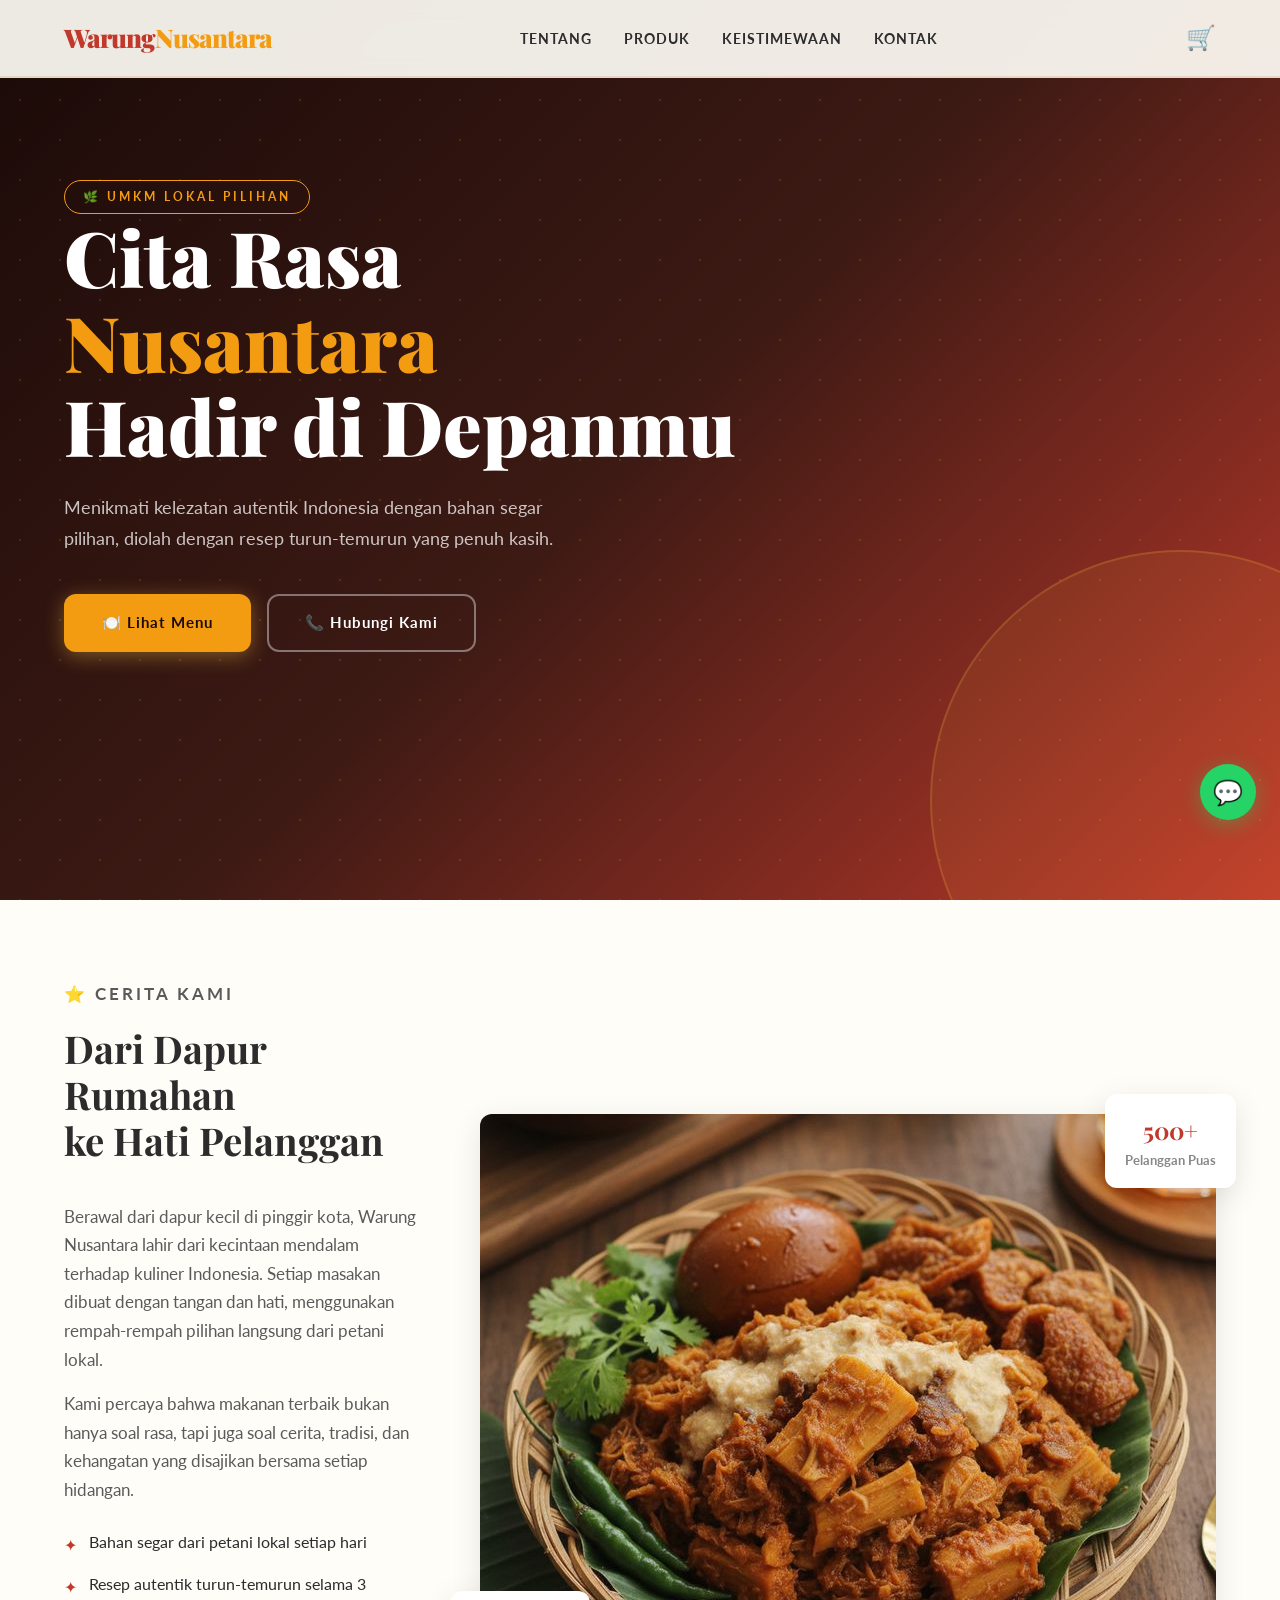
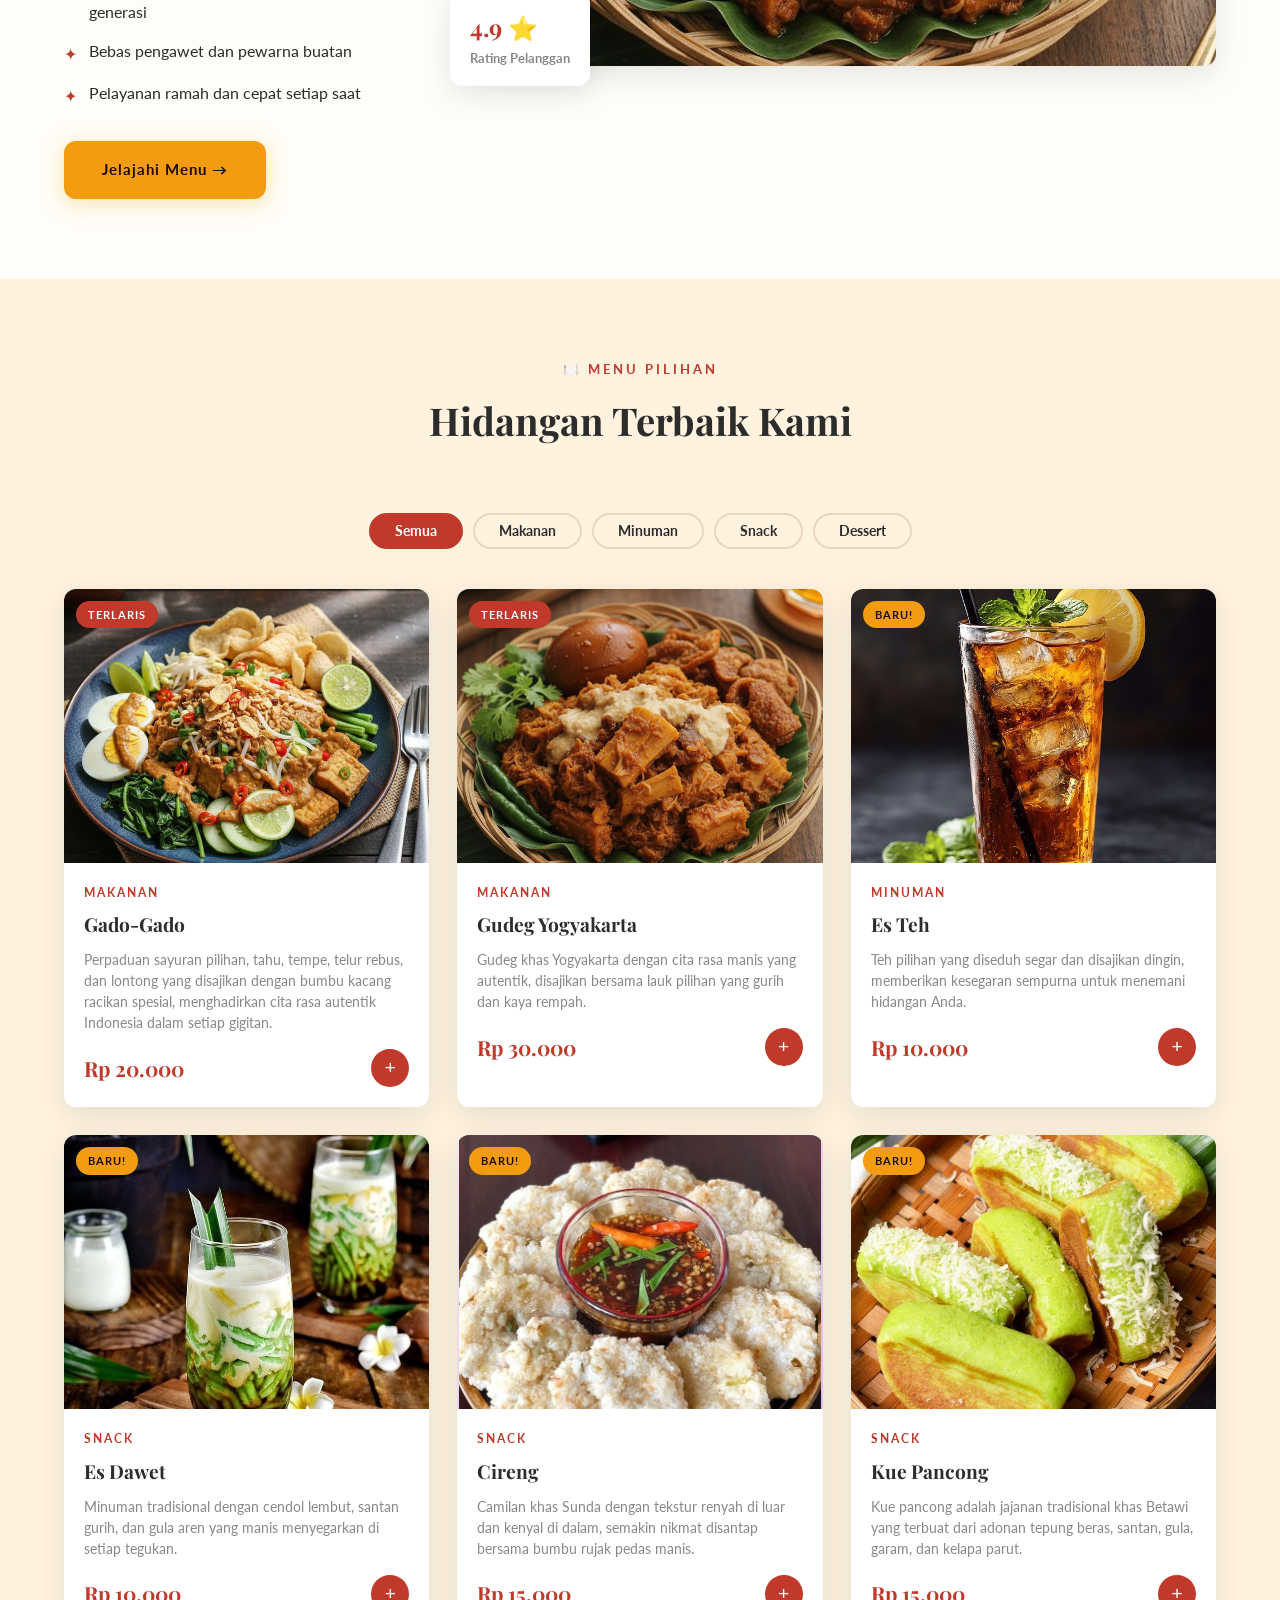
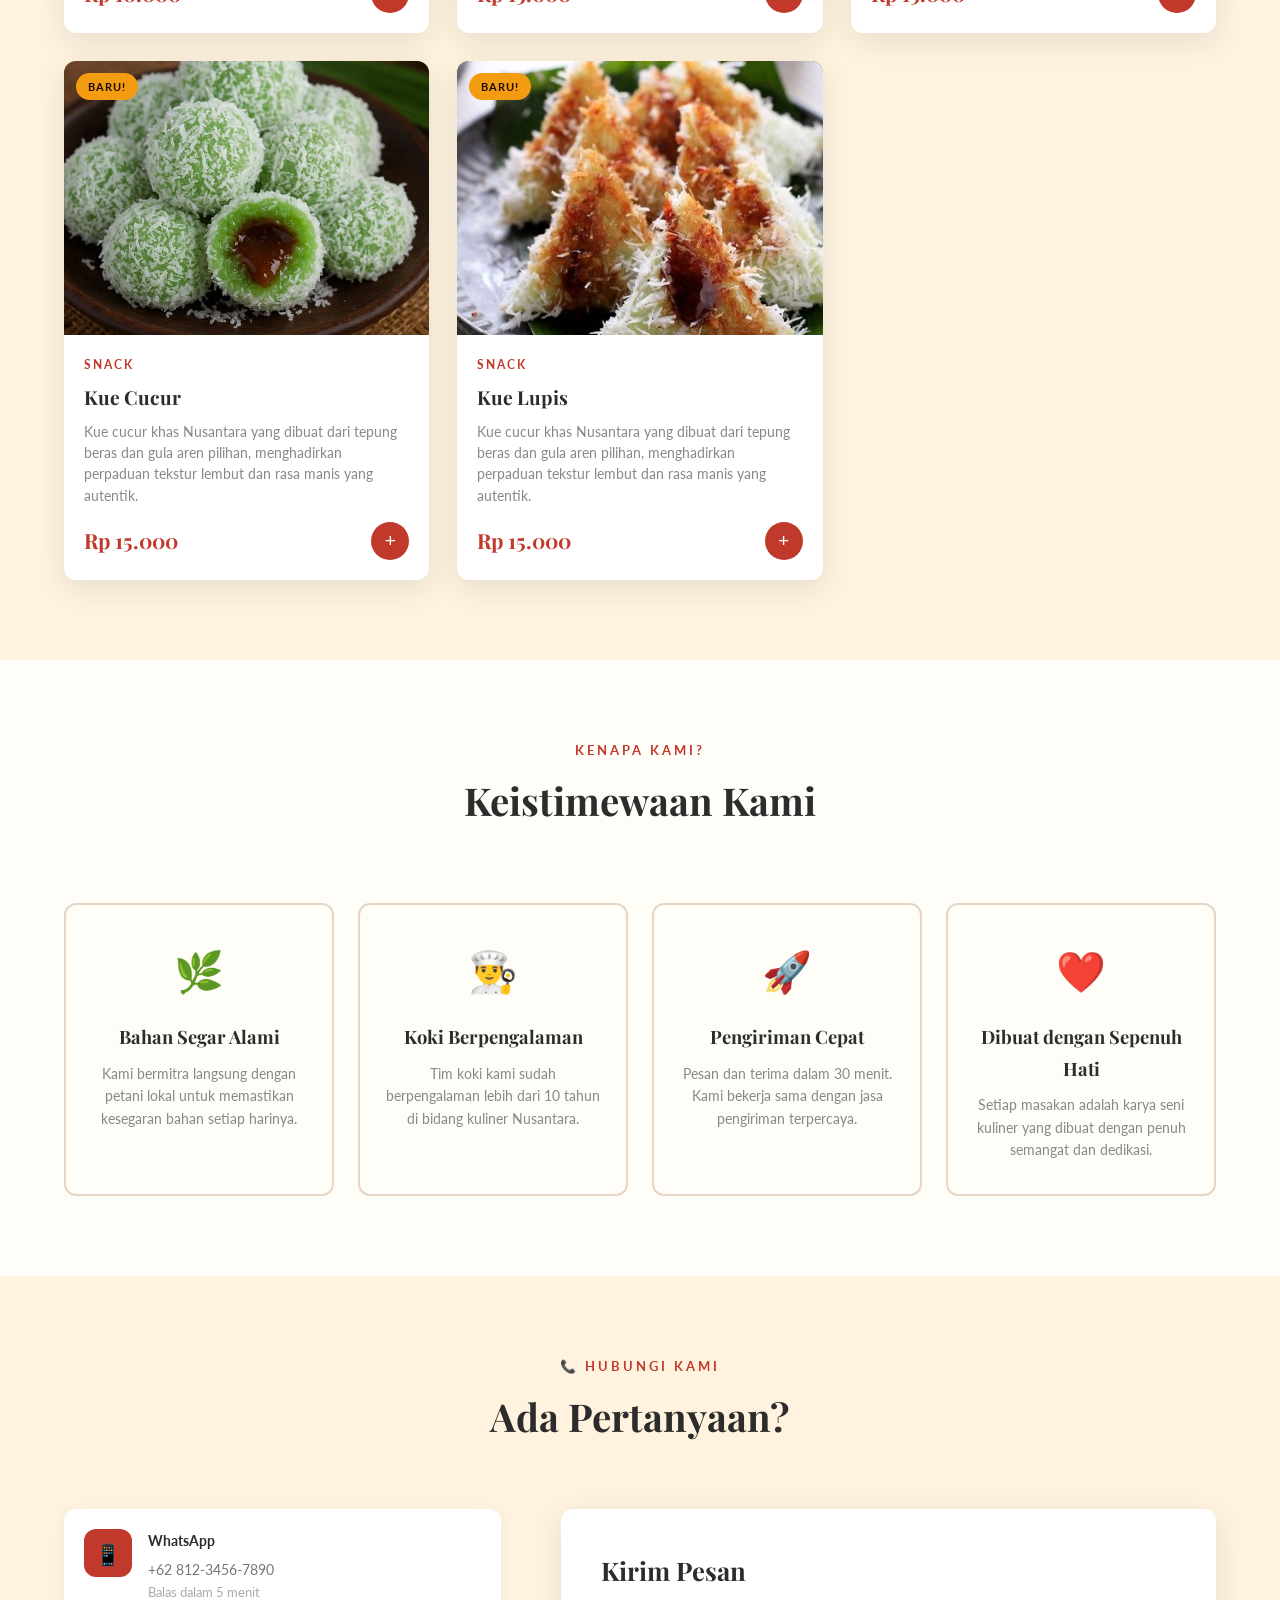
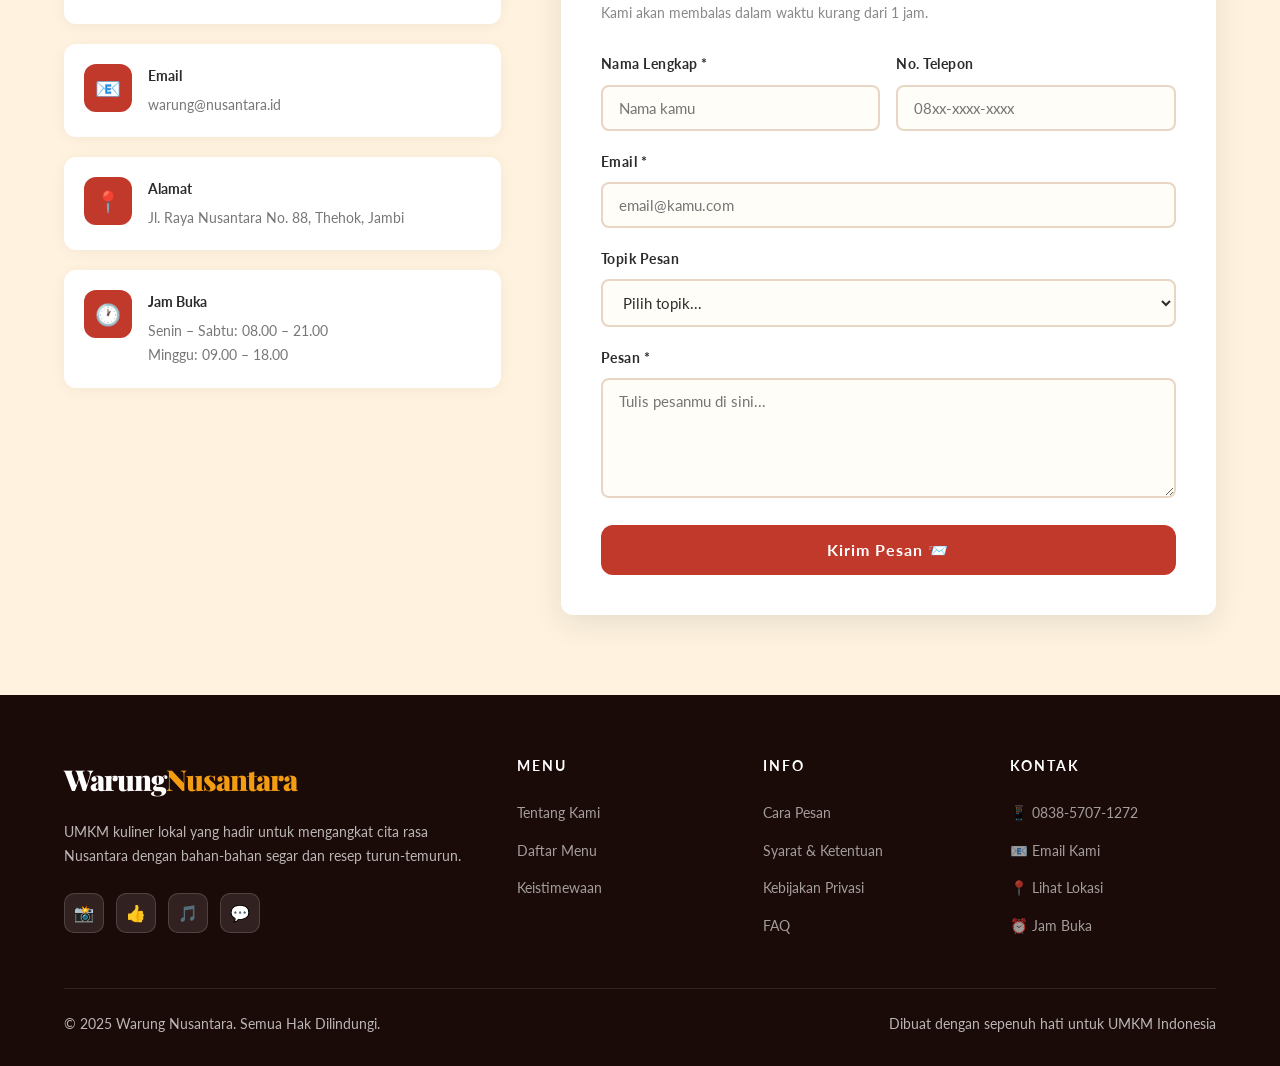
<file: index.html>
<!DOCTYPE html>
<html lang="id">

<head>
  <meta charset="UTF-8" />
  <meta name="viewport" content="width=device-width, initial-scale=1.0" />

  <!-- ============================================================
       JUDUL HALAMAN — ubah sesuai nama UMKM-mu
       ============================================================ -->
  <title>Warung Nusantara | UMKM Lokal Terbaik</title>

  <!-- ============================================================
       GOOGLE FONTS — ganti nama font di sini jika ingin font lain
       Referensi font: https://fonts.google.com
       Font saat ini: Playfair Display (judul) + Lato (isi teks)
       ============================================================ -->
  <link rel="preconnect" href="https://fonts.googleapis.com" />
  <link
    href="https://fonts.googleapis.com/css2?family=Playfair+Display:wght@400;700;900&family=Lato:wght@300;400;700&display=swap"
    rel="stylesheet" />
  <link rel="stylesheet" href="style.css?v=2">
</head>

<body>

  <!-- ============================================================
       NAVIGASI
       Ubah teks menu, tambah/hapus item sesuai kebutuhan
       ============================================================ -->
  <nav id="navbar">
    <div class="container nav-dalam">

      <!-- Logo: ubah teks "Warung" dan "Nusantara" -->
      <a href="#" class="nav-logo">Warung<span>Nusantara</span></a>

      <!-- Menu navigasi: ubah href dan teks setiap item -->
      <ul class="nav-menu" id="navMenu">
        <li><a href="#tentang">Tentang</a></li>
        <li><a href="#produk">Produk</a></li>
        <li><a href="#fitur">Keistimewaan</a></li>
        <li><a href="#kontak">Kontak</a></li>
      </ul>

      <!-- ============================================================
           TOMBOL KERANJANG DI NAVBAR
           Klik untuk membuka halaman keranjang.html
           Badge merah menunjukkan jumlah item di keranjang
           ============================================================ -->
      <a href="keranjang.html" class="nav-keranjang" id="navKeranjang" title="Lihat Keranjang">
        🛒
        <!-- Badge jumlah item — diperbarui otomatis oleh JavaScript -->
        <span class="keranjang-badge" id="keranjangBadge">0</span>
      </a>

      <!-- Tombol hamburger untuk mobile -->
      <button class="hamburger" id="hamburger" aria-label="Buka menu">
        <span></span>
        <span></span>
        <span></span>
      </button>

    </div>
  </nav>


  <!-- ============================================================
       HERO SECTION
       Ubah: badge, judul h1, paragraf, teks tombol, dan statistik
       ============================================================ -->
  <section class="hero" id="beranda">
    <div class="container">
      <div class="hero-konten">

        <!-- Badge kecil di atas judul — ubah teks atau hapus -->
        <div class="hero-badge">🌿 UMKM Lokal Pilihan</div>

        <!-- Judul utama — teks dalam .highlight akan berwarna aksen -->
        <h1 class="judul">
          Cita Rasa <span class="highlight">Nusantara</span> Hadir di Depanmu
        </h1>

        <!-- Tagline / deskripsi singkat -->
        <p>
          Menikmati kelezatan autentik Indonesia dengan bahan segar pilihan,
          diolah dengan resep turun-temurun yang penuh kasih.
        </p>

        <!-- Tombol CTA (Call-to-Action) -->
        <div class="hero-tombol">
          <a href="#produk" class="btn btn-primer">🍽️ Lihat Menu</a>
          <a href="#kontak" class="btn btn-outline">📞 Hubungi Kami</a>
        </div>

      </div>
    </div>

    <!-- Statistik bawah hero — ubah angka dan label -->

  </section>


  <!-- ============================================================
       TENTANG KAMI
       Ubah: teks deskripsi, poin keunggulan, emoji gambar
       ============================================================ -->
  <section class="tentang animasi-masuk" id="tentang">
    <div class="container">
      <div class="tentang-grid">

        <!-- Kolom teks kiri -->
        <div>
          <p class="seksi-label">⭐ Cerita Kami</p>
          <h2 class="seksi-judul">Dari Dapur Rumahan<br>ke Hati Pelanggan</h2>

          <p>
            Berawal dari dapur kecil di pinggir kota, Warung Nusantara lahir
            dari kecintaan mendalam terhadap kuliner Indonesia. Setiap masakan
            dibuat dengan tangan dan hati, menggunakan rempah-rempah pilihan
            langsung dari petani lokal.
          </p>
          <p>
            Kami percaya bahwa makanan terbaik bukan hanya soal rasa, tapi
            juga soal cerita, tradisi, dan kehangatan yang disajikan bersama
            setiap hidangan.
          </p>

          <!-- Daftar keunggulan — tambah atau kurangi item <li> -->
          <ul class="keunggulan-list">
            <li>Bahan segar dari petani lokal setiap hari</li>
            <li>Resep autentik turun-temurun selama 3 generasi</li>
            <li>Bebas pengawet dan pewarna buatan</li>
            <li>Pelayanan ramah dan cepat setiap saat</li>
          </ul>

          <a href="#produk" class="btn btn-primer" style="margin-top:8px;">Jelajahi Menu →</a>
        </div>

        <!-- Kolom gambar kanan -->
        <div class="tentang-visual">
          <!-- Kotak gambar utama — ubah emoji atau ganti dengan tag <img> -->
          <div class="gambar-utama">
              <img src="asset/Gudeg.jpg" alt="">
          </div>

          <!-- Kartu melayang kiri bawah — ubah angka dan teks -->
          <div class="floating-card kiri">
            <div class="nilai">4.9 ⭐</div>
            <div style="font-size:0.8rem;color:#888;">Rating Pelanggan</div>
          </div>

          <!-- Kartu melayang kanan atas — ubah angka dan teks -->
          <div class="floating-card kanan">
            <div class="nilai">500+</div>
            <div style="font-size:0.8rem;color:#888;">Pelanggan Puas</div>
          </div>
        </div>

      </div>
    </div>
  </section>


  <!-- ============================================================
       PRODUK / MENU
       Ubah: teks kategori filter, nama produk, harga, emoji
       ============================================================ -->
  <section class="produk animasi-masuk" id="produk">
    <div class="container">

      <div class="produk-header">
        <p class="seksi-label">🍽️ Menu Pilihan</p>
        <h2 class="seksi-judul" style="margin:0 auto;">Hidangan Terbaik Kami</h2>
      </div>

      <!-- Filter kategori — tambah tombol sesuai kategori produkmu -->
      <div class="filter-wrapper">
        <button class="filter-btn aktif" data-filter="semua">Semua</button>
        <button class="filter-btn" data-filter="makanan">Makanan</button>
        <button class="filter-btn" data-filter="minuman">Minuman</button>
        <button class="filter-btn" data-filter="snack">Snack</button>
        <button class="filter-btn" data-filter="dessert">Dessert</button>
      </div>

      <!-- Grid produk — salin satu blok .kartu-produk untuk menambah produk -->
      <div class="produk-grid" id="gridProduk">

        <!-- PRODUK 1 -->
        <div class="kartu-produk" data-kategori="makanan">
          <div class="kartu-gambar bg-merah">
            <img src="asset/Gado Gado.jpg" alt="" style="
            width: 150%;
            height: 150%;
            object-fit: contain;
            object-position:center ;">
            <span class="kartu-badge badge-terlaris">Terlaris</span>
          </div>
          <div class="kartu-body">
            <p class="kartu-kategori">Makanan</p>
            <!-- Ubah nama produk -->
            <h3 class="kartu-nama">Gado-Gado</h3>
            <!-- Ubah deskripsi singkat -->
            <p class="kartu-deskripsi">Perpaduan sayuran pilihan, tahu, tempe, telur rebus, dan lontong yang disajikan
              dengan bumbu kacang racikan spesial, menghadirkan cita rasa autentik Indonesia dalam setiap gigitan.</p>
            <div class="kartu-footer">
              <!-- Ubah harga -->
              <span class="kartu-harga">Rp 20.000</span>
              <button class="btn-tambah" onclick="tambahKeranjang(this)">+</button>
            </div>
          </div>
        </div>

        <!-- PRODUK 2 -->
        <div class="kartu-produk" data-kategori="makanan">
          <div class="kartu-gambar bg-hijau">
            <img src="asset/Gudeg.jpg" alt="" style="
            width: 150%;
            height: 150%;
            object-fit: contain;
            object-position:center ;">
            <span class="kartu-badge badge-terlaris">Terlaris</span>
          </div>
          <div class="kartu-body">
            <p class="kartu-kategori">Makanan</p>
            <h3 class="kartu-nama">Gudeg Yogyakarta</h3>
            <p class="kartu-deskripsi">Gudeg khas Yogyakarta dengan cita rasa manis yang autentik, disajikan bersama
              lauk pilihan yang gurih dan kaya rempah.</p>
            <div class="kartu-footer">
              <span class="kartu-harga">Rp 30.000</span>
              <button class="btn-tambah" onclick="tambahKeranjang(this)">+</button>
            </div>
          </div>
        </div>

        <!-- PRODUK 3 -->
        <div class="kartu-produk" data-kategori="minuman">
          <div class="kartu-gambar bg-kuning">
            <img src="asset/es teh.jpg" alt="" style="
            width: 150%;
            height: 150%;
            object-fit: contain;
            object-position:center ;">
            <span class="kartu-badge badge-baru">Baru!</span>
          </div>
          <div class="kartu-body">
            <p class="kartu-kategori">Minuman</p>
            <h3 class="kartu-nama">Es Teh </h3>
            <p class="kartu-deskripsi">Teh pilihan yang diseduh segar dan disajikan dingin, memberikan kesegaran
              sempurna untuk menemani hidangan Anda.</p>
            <div class="kartu-footer">
              <span class="kartu-harga">Rp 10.000</span>
              <button class="btn-tambah" onclick="tambahKeranjang(this)">+</button>
            </div>
          </div>
        </div>

        <!-- PRODUK 4 -->
        <div class="kartu-produk" data-kategori="minuman">
          <div class="kartu-gambar bg-oranye">
            <img src="asset/Es Dawet.jpg" alt="" style="
            width: 170%;
            height: 170%;
            object-fit: contain;
            object-position:center ;">
            <span class="kartu-badge badge-baru">Baru!</span>
          </div>
          <div class="kartu-body">
            <p class="kartu-kategori">Snack</p>
            <h3 class="kartu-nama">Es Dawet</h3>
            <p class="kartu-deskripsi">Minuman tradisional dengan cendol lembut, santan gurih, dan gula aren yang manis
              menyegarkan di setiap tegukan.</p>
            <div class="kartu-footer">
              <span class="kartu-harga">Rp 10.000</span>
              <button class="btn-tambah" onclick="tambahKeranjang(this)">+</button>
            </div>
          </div>
        </div>

        <!-- PRODUK 5 -->
        <div class="kartu-produk" data-kategori="snack">
          <div class="kartu-gambar bg-ungu">
            <img src="asset/cireng.jpg" alt="" style="
            width: 165%;
            height: 165%;
            object-fit: contain;
            object-position:center ;">
            <span class="kartu-badge badge-baru">Baru!</span>
          </div>
          <div class="kartu-body">
            <p class="kartu-kategori">snack</p>
            <h3 class="kartu-nama">Cireng</h3>
            <p class="kartu-deskripsi">Camilan khas Sunda dengan tekstur renyah di luar dan kenyal di dalam, semakin
              nikmat disantap bersama bumbu rujak pedas manis.</p>
            <div class="kartu-footer">
              <span class="kartu-harga">Rp 15.000</span>
              <button class="btn-tambah" onclick="tambahKeranjang(this)">+</button>
            </div>
          </div>
        </div>

        <!-- PRODUK 6 -->
        <div class="kartu-produk" data-kategori="snack">
          <div class="kartu-gambar bg-biru">
            <img src="asset/kue pancong.jpg" alt="" style="
            width: 150%;
            height: 150%;
            object-fit: contain;
            object-position:center ;">
            <span class="kartu-badge badge-baru">Baru!</span>
          </div>
          <div class="kartu-body">
            <p class="kartu-kategori">snack</p>
            <h3 class="kartu-nama">Kue Pancong</h3>
            <p class="kartu-deskripsi">Kue pancong adalah jajanan tradisional khas Betawi yang terbuat dari adonan tepung beras, santan, gula, garam, dan kelapa parut.</p>
            <div class="kartu-footer">
              <span class="kartu-harga">Rp 15.000</span>
              <button class="btn-tambah" onclick="tambahKeranjang(this)">+</button>
            </div>
          </div>
        </div>

        <!-- PRODUK 7 -->
        <div class="kartu-produk" data-kategori="dessert">
          <div class="kartu-gambar bg-coklat">
            <img src="asset/klepon.jpg" alt="" style="
            width: 150%;
            height: 150%;
            object-fit: contain;
            object-position:center ;">
            <span class="kartu-badge badge-baru">Baru!</span>
          </div>
          <div class="kartu-body">
            <p class="kartu-kategori">snack</p>
            <h3 class="kartu-nama">Kue Cucur</h3>
            <p class="kartu-deskripsi">Kue cucur khas Nusantara yang dibuat dari tepung beras dan gula aren pilihan,
              menghadirkan perpaduan tekstur lembut dan rasa manis yang autentik.</p>
            <div class="kartu-footer">
              <span class="kartu-harga">Rp 15.000</span>
              <button class="btn-tambah" onclick="tambahKeranjang(this)">+</button>
            </div>
          </div>
        </div>

        <!-- PRODUK 7 -->
        <div class="kartu-produk" data-kategori="dessert">
          <div class="kartu-gambar bg-hitam">
            <img src="asset/lupis.jpg" alt="" style="
            width: 150%;
            height: 150%;
            object-fit: contain;
            object-position:center ;">
            <span class="kartu-badge badge-baru">Baru!</span>
          </div>
          <div class="kartu-body">
            <p class="kartu-kategori">snack</p>
            <h3 class="kartu-nama">Kue Lupis</h3>
            <p class="kartu-deskripsi">Kue cucur khas Nusantara yang dibuat dari tepung beras dan gula aren pilihan,
              menghadirkan perpaduan tekstur lembut dan rasa manis yang autentik.</p>
            <div class="kartu-footer">
              <span class="kartu-harga">Rp 15.000</span>
              <button class="btn-tambah" onclick="tambahKeranjang(this)">+</button>
            </div>
          </div>
        </div>

      </div>
    </div>
  </section>


  <!-- ============================================================
       FITUR / KEISTIMEWAAN
       Ubah: emoji, judul, dan deskripsi setiap kartu
       ============================================================ -->
  <section class="fitur animasi-masuk" id="fitur">
    <div class="container">

      <div class="fitur-header">
        <p class="seksi-label"> Kenapa Kami?</p>
        <h2 class="seksi-judul" style="margin:0 auto;">Keistimewaan Kami</h2>
      </div>

      <div class="fitur-grid">

        <!-- Kartu Fitur 1 — ubah emoji, judul, deskripsi -->
        <div class="kartu-fitur">
          <span class="fitur-ikon">🌿</span>
          <h3 class="fitur-judul">Bahan Segar Alami</h3>
          <p class="fitur-deskripsi">Kami bermitra langsung dengan petani lokal untuk memastikan kesegaran bahan setiap
            harinya.</p>
        </div>

        <!-- Kartu Fitur 2 -->
        <div class="kartu-fitur">
          <span class="fitur-ikon">👨‍🍳</span>
          <h3 class="fitur-judul">Koki Berpengalaman</h3>
          <p class="fitur-deskripsi">Tim koki kami sudah berpengalaman lebih dari 10 tahun di bidang kuliner Nusantara.
          </p>
        </div>

        <!-- Kartu Fitur 3 -->
        <div class="kartu-fitur">
          <span class="fitur-ikon">🚀</span>
          <h3 class="fitur-judul">Pengiriman Cepat</h3>
          <p class="fitur-deskripsi">Pesan dan terima dalam 30 menit. Kami bekerja sama dengan jasa pengiriman
            terpercaya.</p>
        </div>

        <!-- Kartu Fitur 4 -->
        <div class="kartu-fitur">
          <span class="fitur-ikon">❤️</span>
          <h3 class="fitur-judul">Dibuat dengan Sepenuh Hati</h3>
          <p class="fitur-deskripsi">Setiap masakan adalah karya seni kuliner yang dibuat dengan penuh semangat dan
            dedikasi.</p>
        </div>

      </div>
    </div>
  </section>


  <!-- ============================================================
       TESTIMONI
       Ubah: bintang, teks ulasan, nama, dan kota pelanggan
       ============================================================ -->



  <!-- ============================================================
       KONTAK
       Ubah: nomor WA, email, alamat, jam buka
       ============================================================ -->
  <section class="kontak animasi-masuk" id="kontak">
    <div class="container">

      <div style="text-align:center; margin-bottom:50px;">
        <p class="seksi-label">📞 Hubungi Kami</p>
        <h2 class="seksi-judul" style="margin:0 auto;">Ada Pertanyaan?</h2>
      </div>

      <div class="kontak-grid">

        <!-- Kolom info kontak kiri -->
        <div class="info-kontak">

          <!-- Ubah nomor WhatsApp (format internasional tanpa +) -->
          <div class="item-kontak">
            <div class="kontak-ikon">📱</div>
            <div class="kontak-info">
              <h4>WhatsApp</h4>
              <p>+62 812-3456-7890</p>
              <p style="font-size:0.8rem;color:#aaa;">Balas dalam 5 menit</p>
            </div>
          </div>

          <!-- Ubah alamat email -->
          <div class="item-kontak">
            <div class="kontak-ikon">📧</div>
            <div class="kontak-info">
              <h4>Email</h4>
              <p>warung@nusantara.id</p>
            </div>
          </div>

          <!-- Ubah alamat fisik -->
          <div class="item-kontak">
            <div class="kontak-ikon">📍</div>
            <div class="kontak-info">
              <h4>Alamat</h4>
              <p>Jl. Raya Nusantara No. 88, Thehok, Jambi</p>
            </div>
          </div>

          <!-- Ubah jam operasional -->
          <div class="item-kontak">
            <div class="kontak-ikon">🕐</div>
            <div class="kontak-info">
              <h4>Jam Buka</h4>
              <p>Senin – Sabtu: 08.00 – 21.00</p>
              <p>Minggu: 09.00 – 18.00</p>
            </div>
          </div>

        </div><!-- akhir info kontak -->

        <!-- Kolom form pesan kanan -->
        <div class="form-pesan">
          <h3 class="form-judul">Kirim Pesan</h3>
          <p class="form-subjudul">Kami akan membalas dalam waktu kurang dari 1 jam.</p>

          <div id="formPesan">

            <!-- Input nama dan telepon dalam satu baris -->
            <div class="form-baris-ganda">
              <div class="form-grup">
                <label class="form-label" for="nama">Nama Lengkap *</label>
                <input class="form-input" type="text" id="nama" placeholder="Nama kamu" required />
              </div>
              <div class="form-grup">
                <label class="form-label" for="telepon">No. Telepon</label>
                <input class="form-input" type="tel" id="telepon" placeholder="08xx-xxxx-xxxx" />
              </div>
            </div>

            <!-- Input email -->
            <div class="form-grup">
              <label class="form-label" for="email">Email *</label>
              <input class="form-input" type="email" id="email" placeholder="email@kamu.com" required />
            </div>

            <!-- Dropdown topik pesan -->
            <div class="form-grup">
              <label class="form-label" for="topik">Topik Pesan</label>
              <select class="form-select" id="topik">
                <!-- Ubah atau tambah pilihan di sini -->
                <option value="">Pilih topik...</option>
                <option value="pemesanan">Pemesanan</option>
                <option value="kerjasama">Kerjasama</option>
                <option value="keluhan">Keluhan</option>
                <option value="lainnya">Lainnya</option>
              </select>
            </div>

            <!-- Textarea pesan -->
            <div class="form-grup">
              <label class="form-label" for="pesan">Pesan *</label>
              <textarea class="form-textarea" id="pesan" placeholder="Tulis pesanmu di sini..." required></textarea>
            </div>

            <!-- Tombol kirim -->
            <button class="btn-kirim" type="button" onclick="kirimPesan()">
              Kirim Pesan 📨
            </button>

          </div><!-- akhir formPesan -->

          <!-- Notifikasi sukses — muncul setelah klik kirim -->
          <div class="notif-sukses" id="notifSukses">
            ✅ Pesan berhasil dikirim! Kami akan segera menghubungi kamu.
          </div>

        </div><!-- akhir form-pesan -->

      </div>
    </div>
  </section>


  <!-- ============================================================
       FOOTER
       Ubah: nama UMKM, deskripsi, menu, link sosmed, hak cipta
       ============================================================ -->
  <footer>
    <div class="container">
      <div class="footer-grid">

        <!-- Kolom brand & sosmed -->
        <div class="footer-brand">
          <!-- Logo footer — sama dengan navbar -->
          <a href="#" class="nav-logo">Warung<span>Nusantara</span></a>
          <p class="footer-deskripsi">
            UMKM kuliner lokal yang hadir untuk mengangkat cita rasa
            Nusantara dengan bahan-bahan segar dan resep turun-temurun.
          </p>
          <!-- Link media sosial — ubah href ke akun asli -->
          <div class="sosmed-links">
            <a href="#" class="sosmed-btn" title="Instagram">📸</a>
            <a href="#" class="sosmed-btn" title="Facebook">👍</a>
            <a href="#" class="sosmed-btn" title="TikTok">🎵</a>
            <a href="#" class="sosmed-btn" title="WhatsApp">💬</a>
          </div>
        </div>

        <!-- Kolom menu footer — tambah/hapus item -->
        <div class="footer-menu">
          <h4>Menu</h4>
          <ul>
            <li><a href="#tentang">Tentang Kami</a></li>
            <li><a href="#produk">Daftar Menu</a></li>
            <li><a href="#fitur">Keistimewaan</a></li>
          </ul>
        </div>

        <div class="footer-menu">
          <h4>Info</h4>
          <ul>
            <li><a href="#">Cara Pesan</a></li>
            <li><a href="#">Syarat & Ketentuan</a></li>
            <li><a href="#">Kebijakan Privasi</a></li>
            <li><a href="#">FAQ</a></li>
          </ul>
        </div>

        <div class="footer-menu">
          <h4>Kontak</h4>
          <ul>
            <li><a href="tel:+6281234567890">📱 0838-5707-1272</a></li>
            <li><a href="mailto:warung@nusantara.id">📧 Email Kami</a></li>
            <li><a href="#">📍 Lihat Lokasi</a></li>
            <li><a href="#">⏰ Jam Buka</a></li>
          </ul>
        </div>

      </div>

      <!-- Baris bawah footer -->
      <div class="footer-bawah">
        <!-- Ubah tahun dan nama UMKM -->
        <p>© 2025 Warung Nusantara. Semua Hak Dilindungi.</p>
        <p>Dibuat dengan sepenuh hati untuk UMKM Indonesia</p>
      </div>

    </div>
  </footer>


  <!-- ============================================================
       TOMBOL FLOATING
       Ubah nomor WhatsApp di href btn-wa
       ============================================================ -->
  <div class="floating-btns">

    <!-- Ganti 6281234567890 dengan nomor WhatsApp asli (format internasional) -->
    <a href="https://wa.me/6281234567890?text=Halo, saya ingin memesan!" class="btn-wa" target="_blank"
      title="Chat WhatsApp">
      💬
    </a>

    <!-- Tombol scroll ke atas — tidak perlu diubah, JS yang mengelola -->
    <button class="btn-top" id="btnTop" title="Kembali ke atas" onclick="scrollToTop()">↑</button>

  </div>


  <!-- ============================================================
       ██████████████████████████████████████████
       JAVASCRIPT
       Semua interaktivitas dikelola di sini
       ██████████████████████████████████████████
       ============================================================ -->
  <script>

    // ============================================================
    // 1. NAVBAR — menyusut saat di-scroll
    // ============================================================
    const navbar = document.getElementById('navbar');

    window.addEventListener('scroll', function () {
      if (window.scrollY > 50) {
        navbar.classList.add('scrolled');
      } else {
        navbar.classList.remove('scrolled');
      }
    });


    // ============================================================
    // 2. HAMBURGER MENU (mobile)
    // ============================================================
    const hamburger = document.getElementById('hamburger');
    const navMenu = document.getElementById('navMenu');

    hamburger.addEventListener('click', function () {
      navMenu.classList.toggle('terbuka');
    });

    // Tutup menu saat salah satu link diklik
    navMenu.querySelectorAll('a').forEach(function (link) {
      link.addEventListener('click', function () {
        navMenu.classList.remove('terbuka');
      });
    });


    // ============================================================
    // 3. ANIMASI MASUK SAAT SCROLL (Intersection Observer)
    // Elemen dengan class "animasi-masuk" akan muncul saat masuk layar
    // Ubah threshold (0.1) untuk mengubah kapan animasi mulai:
    //   0 = segera masuk viewport, 1 = seluruh elemen harus terlihat
    // ============================================================
    const observer = new IntersectionObserver(function (entries) {
      entries.forEach(function (entry) {
        if (entry.isIntersecting) {
          entry.target.classList.add('terlihat');
        }
      });
    }, { threshold: 0.1 });

    document.querySelectorAll('.animasi-masuk').forEach(function (el) {
      observer.observe(el);
    });


    // ============================================================
    // 4. FILTER PRODUK
    // Mengatur tampilan/sembunyi kartu berdasarkan kategori
    // ============================================================
    const filterBtns = document.querySelectorAll('.filter-btn');
    const kartuProduk = document.querySelectorAll('.kartu-produk');

    filterBtns.forEach(function (btn) {
      btn.addEventListener('click', function () {

        // Aktifkan tombol yang diklik
        filterBtns.forEach(function (b) { b.classList.remove('aktif'); });
        btn.classList.add('aktif');

        const filter = btn.getAttribute('data-filter');

        kartuProduk.forEach(function (kartu) {
          if (filter === 'semua' || kartu.getAttribute('data-kategori') === filter) {
            // Tampilkan kartu yang cocok
            kartu.style.display = 'block';
            kartu.style.animation = 'fadeInUp 0.4s ease';
          } else {
            // Sembunyikan kartu yang tidak cocok
            kartu.style.display = 'none';
          }
        });

      });
    });


    // ============================================================
    // 5. TOMBOL TAMBAH KERANJANG
    // Data keranjang disimpan di localStorage agar tetap ada
    // saat berpindah ke halaman keranjang.html
    // ============================================================

    // Ambil data keranjang dari localStorage (atau array kosong jika belum ada)
    function ambilKeranjang() {
      return JSON.parse(localStorage.getItem('keranjang') || '[]');
    }

    // Simpan data keranjang ke localStorage
    function simpanKeranjang(data) {
      localStorage.setItem('keranjang', JSON.stringify(data));
    }

    // Update badge angka di navbar
    function updateBadge() {
      const keranjang = ambilKeranjang();
      const total = keranjang.reduce(function(sum, item) { return sum + item.qty; }, 0);
      const badge = document.getElementById('keranjangBadge');
      if (badge) {
        badge.textContent = total;
        // Sembunyikan badge jika kosong, tampilkan jika ada isi
        badge.style.display = total > 0 ? 'flex' : 'none';
      }
    }

    function tambahKeranjang(tombol) {
      // Ambil info produk dari kartu yang sama dengan tombol
      const kartu    = tombol.closest('.kartu-produk');
      const nama     = kartu.querySelector('.kartu-nama').textContent.trim();
      const hargaTeks = kartu.querySelector('.kartu-harga').textContent.trim();
      // Ubah "Rp 20.000" → 20000 (angka murni)
      const harga    = parseInt(hargaTeks.replace(/[^0-9]/g, ''));
      // Ambil src gambar jika ada, atau kosong
      const gambarEl = kartu.querySelector('.kartu-gambar img');
      const gambar   = gambarEl ? gambarEl.getAttribute('src') : '';

      // Ambil keranjang yang ada, cari apakah produk ini sudah masuk
      const keranjang = ambilKeranjang();
      const indeks    = keranjang.findIndex(function(item) { return item.nama === nama; });

      if (indeks >= 0) {
        // Produk sudah ada → tambah qty saja
        keranjang[indeks].qty++;
      } else {
        // Produk baru → tambahkan ke array
        keranjang.push({ nama: nama, harga: harga, gambar: gambar, qty: 1 });
      }

      simpanKeranjang(keranjang);
      updateBadge();

      // Efek visual tombol
      tombol.textContent = '✓';
      tombol.style.background = '#27AE60';
      setTimeout(function() {
        tombol.textContent = '+';
        tombol.style.background = '';
      }, 1500);

      tampilkanNotif(nama + ' ditambahkan ke keranjang 🛒');
    }

    // Jalankan update badge saat halaman pertama dimuat
    updateBadge();

    // Fungsi notifikasi popup kecil di pojok layar
    function tampilkanNotif(pesan) {
      // Hapus notifikasi lama jika ada
      const lama = document.querySelector('.notif-popup');
      if (lama) lama.remove();

      const notif = document.createElement('div');
      notif.className = 'notif-popup';
      notif.textContent = pesan;

      /* Style notifikasi — ubah sesuai selera */
      Object.assign(notif.style, {
        position: 'fixed',
        bottom: '100px',       /* Posisi dari bawah layar */
        right: '24px',        /* Posisi dari kanan layar */
        background: '#2C2C2C',
        color: 'white',
        padding: '12px 20px',
        borderRadius: '8px',
        fontSize: '0.88rem',
        fontWeight: '600',
        zIndex: '9999',
        boxShadow: '0 4px 20px rgba(0,0,0,0.3)',
        animation: 'fadeInUp 0.3s ease',
        transition: 'opacity 0.4s'
      });

      document.body.appendChild(notif);

      // Hilangkan otomatis setelah 2.5 detik
      setTimeout(function () {
        notif.style.opacity = '0';
        setTimeout(function () { notif.remove(); }, 400);
      }, 2500);
    }


    // ============================================================
    // 6. SLIDER TESTIMONI
    // Kontrol geser kartu testimoni kiri-kanan dan titik navigasi
    // ============================================================
    const track = document.getElementById('sliderTrack');
    const btnKiri = document.getElementById('btnKiri');
    const btnKanan = document.getElementById('btnKanan');
    const sliderNav = document.getElementById('sliderNav');

    let indexSlider = 0;

    // Hitung jumlah kartu per tampilan berdasarkan lebar layar
    function kartuperLayar() {
      return window.innerWidth <= 768 ? 1 : 3;
    }

    const totalKartu = track.querySelectorAll('.kartu-testimoni').length;

    // Buat titik navigasi
    function buatDots() {
      sliderNav.innerHTML = '';
      const jumlahDot = Math.ceil(totalKartu / kartuperLayar());
      for (let i = 0; i < jumlahDot; i++) {
        const dot = document.createElement('button');
        dot.className = 'slider-dot' + (i === 0 ? ' aktif' : '');
        dot.setAttribute('aria-label', 'Halaman ' + (i + 1));
        dot.addEventListener('click', function () { geserKe(i); });
        sliderNav.appendChild(dot);
      }
    }

    // Geser ke indeks tertentu
    function geserKe(index) {
      const jumlahMax = Math.ceil(totalKartu / kartuperLayar()) - 1;
      indexSlider = Math.max(0, Math.min(index, jumlahMax));

      // Hitung persentase geser
      const persen = indexSlider * (100 / kartuperLayar());
      track.style.transform = 'translateX(-' + persen + '%)';

      // Update titik aktif
      sliderNav.querySelectorAll('.slider-dot').forEach(function (d, i) {
        d.classList.toggle('aktif', i === indexSlider);
      });
    }

    // Tombol panah kiri & kanan
    btnKiri.addEventListener('click', function () { geserKe(indexSlider - 1); });
    btnKanan.addEventListener('click', function () { geserKe(indexSlider + 1); });

    // Inisialisasi slider
    buatDots();

    // Auto-play slider — geser otomatis setiap 4000ms (4 detik)
    // Hapus atau comment baris ini jika tidak mau auto-play
    setInterval(function () {
      const jumlahMax = Math.ceil(totalKartu / kartuperLayar()) - 1;
      geserKe(indexSlider >= jumlahMax ? 0 : indexSlider + 1);
    }, 4000);

    // Rebuild dots saat layar diresize
    window.addEventListener('resize', function () {
      buatDots();
      geserKe(0);
    });


    // ============================================================
    // 7. FORM PENGIRIMAN PESAN
    // Validasi sederhana dan simulasi pengiriman
    // Ganti dengan integrasi API nyata (EmailJS, Formspree, dll)
    // ============================================================
    function kirimPesan() {
      const nama = document.getElementById('nama').value.trim();
      const email = document.getElementById('email').value.trim();
      const pesan = document.getElementById('pesan').value.trim();

      // Validasi: cek field wajib
      if (!nama || !email || !pesan) {
        alert('⚠️ Mohon isi semua field yang bertanda bintang (*)');
        return;
      }

      // Simulasi kirim: ubah tombol menjadi loading
      const tombol = document.querySelector('.btn-kirim');
      tombol.textContent = 'Mengirim...';
      tombol.disabled = true;
      tombol.style.opacity = '0.7';

      // Simulasi delay jaringan — ganti dengan fetch/axios ke API nyata
      setTimeout(function () {
        // Sembunyikan form, tampilkan pesan sukses
        document.getElementById('formPesan').style.display = 'none';
        document.getElementById('notifSukses').style.display = 'block';
      }, 1500);  /* Ubah angka untuk mengatur lama loading simulasi */
    }


    // ============================================================
    // 8. TOMBOL KEMBALI KE ATAS
    // Muncul saat scroll lebih dari 300px, hilang saat di atas
    // ============================================================
    const btnTop = document.getElementById('btnTop');

    window.addEventListener('scroll', function () {
      if (window.scrollY > 300) {
        btnTop.classList.add('terlihat');
      } else {
        btnTop.classList.remove('terlihat');
      }
    });

    function scrollToTop() {
      // Ubah 'smooth' ke 'instant' jika tidak ingin animasi
      window.scrollTo({ top: 0, behavior: 'smooth' });
    }


    // ============================================================
    // 9. SMOOTH SCROLL untuk semua link anchor (#)
    // ============================================================
    document.querySelectorAll('a[href^="#"]').forEach(function (anchor) {
      anchor.addEventListener('click', function (e) {
        const id = this.getAttribute('href');
        if (id === '#') return;
        const target = document.querySelector(id);
        if (target) {
          e.preventDefault();
          // Beri offset 80px untuk navbar fixed
          const offsetTop = target.getBoundingClientRect().top + window.pageYOffset - 80;
          window.scrollTo({ top: offsetTop, behavior: 'smooth' });
        }
      });
    });

  </script>

</body>

</html>
</file>
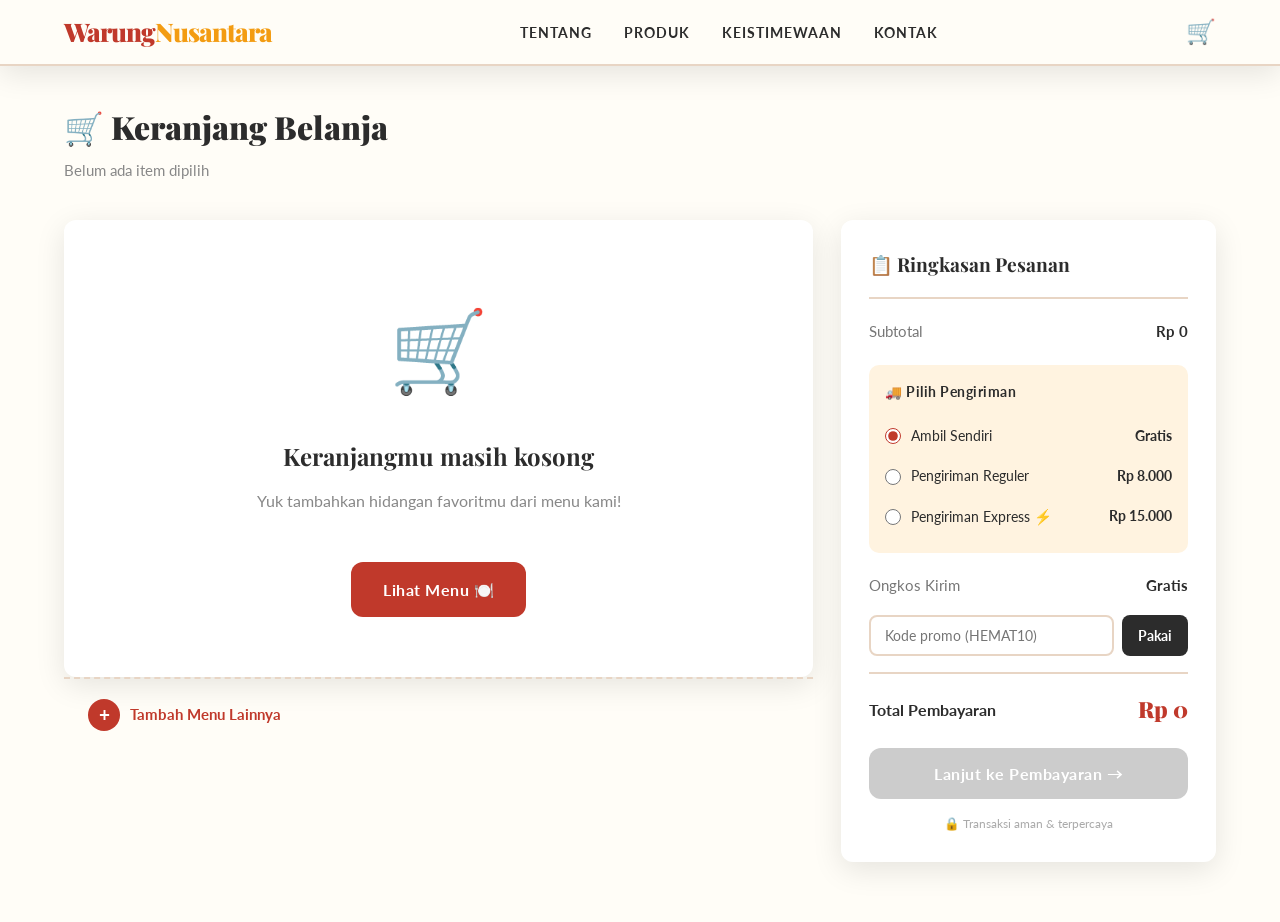
<file: keranjang.html>
<!DOCTYPE html>
<html lang="id">
<head>
  <meta charset="UTF-8"/>
  <meta name="viewport" content="width=device-width, initial-scale=1.0"/>

  <!-- ============================================================
       JUDUL TAB — ubah sesuai nama UMKM-mu
       ============================================================ -->
  <title>Keranjang Belanja | Warung Nusantara</title>

  <!-- Font sama dengan halaman utama -->
  <link rel="preconnect" href="https://fonts.googleapis.com"/>
  <link href="https://fonts.googleapis.com/css2?family=Playfair+Display:wght@400;700;900&family=Lato:wght@300;400;700&display=swap" rel="stylesheet"/>

  <!-- CSS utama (variabel warna, font, dsb diambil dari sini) -->
  <link rel="stylesheet" href="style.css">

  <style>
    /* ============================================================
       STYLE KHUSUS HALAMAN KERANJANG
       Tambahkan modifikasi tampilanmu di sini
       ============================================================ */

    /* Halaman keranjang punya padding atas agar tidak tertutup navbar */
    .halaman-keranjang {
      padding-top: 100px;           /* Ubah jika navbar-mu lebih tinggi/rendah */
      padding-bottom: 60px;
      min-height: 100vh;
      background: var(--warna-latar);
    }

    /* ── JUDUL HALAMAN ── */
    .keranjang-header {
      margin-bottom: 36px;
    }
    .keranjang-header h1 {
      font-family: var(--font-judul);
      font-size: 2rem;
      font-weight: 900;
      color: var(--warna-teks);
    }
    .keranjang-header p {
      color: #888;
      font-size: 0.95rem;
      margin-top: 4px;
    }

    /* ── LAYOUT DUA KOLOM: daftar item (kiri) + ringkasan (kanan) ──
       Ubah "2fr 1fr" untuk mengubah perbandingan lebar kolom
       Contoh: "3fr 1fr" = kolom kiri lebih lebar
    */
    .keranjang-layout {
      display: grid;
      grid-template-columns: 2fr 1fr;
      gap: 28px;
      align-items: start;
    }

    /* ── DAFTAR ITEM KERANJANG ── */
    .daftar-item {
      background: white;
      border-radius: var(--radius-bulat);
      box-shadow: var(--bayangan);
      overflow: hidden;
    }

    .daftar-item-header {
      padding: 20px 24px;
      border-bottom: 2px solid var(--warna-garis);
      display: flex;
      justify-content: space-between;
      align-items: center;
    }
    .daftar-item-header h2 {
      font-family: var(--font-judul);
      font-size: 1.2rem;
      font-weight: 700;
    }

    /* Tombol hapus semua item */
    .btn-hapus-semua {
      background: none;
      border: none;
      color: #e74c3c;
      font-size: 0.85rem;
      font-weight: 700;
      cursor: pointer;
      font-family: var(--font-isi);
      transition: opacity 0.2s;
    }
    .btn-hapus-semua:hover { opacity: 0.7; }

    /* ── SATU BARIS ITEM ── */
    .item-baris {
      display: flex;
      align-items: center;
      gap: 16px;
      padding: 20px 24px;           /* Ubah padding dalam setiap baris item */
      border-bottom: 1px solid var(--warna-garis);
      transition: background 0.2s;
      animation: fadeInUp 0.3s ease both;
    }
    .item-baris:last-child { border-bottom: none; }
    .item-baris:hover { background: var(--warna-latar); }

    /* Gambar produk dalam keranjang */
    .item-gambar {
      width: 80px;                  /* Ubah ukuran thumbnail gambar */
      height: 80px;
      border-radius: 10px;
      object-fit: cover;
      flex-shrink: 0;
      background: var(--warna-latar-2);
      display: flex;
      align-items: center;
      justify-content: center;
      font-size: 2rem;
      overflow: hidden;
    }
    .item-gambar img {
      width: 100%;
      height: 100%;
      object-fit: cover;
    }

    /* Nama & harga satuan produk */
    .item-info { flex: 1; }
    .item-nama {
      font-family: var(--font-judul);
      font-weight: 700;
      font-size: 1rem;
      margin-bottom: 4px;
    }
    .item-harga-satuan {
      font-size: 0.85rem;
      color: #999;
    }

    /* ── KONTROL JUMLAH (+ / -) ── */
    .item-qty {
      display: flex;
      align-items: center;
      gap: 10px;
      background: var(--warna-latar-2);
      border-radius: 50px;
      padding: 4px 8px;
    }

    /* Tombol + dan - */
    .qty-btn {
      width: 32px; height: 32px;    /* Ubah untuk memperbesar tombol */
      border-radius: 50%;
      border: none;
      background: white;
      color: var(--warna-teks);
      font-size: 1.2rem;
      font-weight: 700;
      cursor: pointer;
      display: flex;
      align-items: center;
      justify-content: center;
      box-shadow: 0 2px 6px rgba(0,0,0,0.1);
      transition: all 0.2s;
      font-family: var(--font-isi);
    }
    .qty-btn:hover {
      background: var(--warna-utama);
      color: white;
    }

    /* Angka jumlah item */
    .qty-angka {
      font-weight: 700;
      font-size: 1rem;
      min-width: 24px;
      text-align: center;
    }

    /* Total harga per item (qty × harga satuan) */
    .item-subtotal {
      font-family: var(--font-judul);
      font-size: 1.1rem;
      font-weight: 700;
      color: var(--warna-utama);
      min-width: 90px;              /* Lebar minimum agar angka tidak loncat-loncat */
      text-align: right;
    }

    /* Tombol hapus satu item (×) */
    .item-hapus {
      width: 30px; height: 30px;
      border-radius: 50%;
      border: none;
      background: #fee;
      color: #e74c3c;
      font-size: 1rem;
      cursor: pointer;
      display: flex;
      align-items: center;
      justify-content: center;
      transition: all 0.2s;
      flex-shrink: 0;
    }
    .item-hapus:hover {
      background: #e74c3c;
      color: white;
    }

    /* ── TAMBAH MENU LAGI — tombol di bawah daftar item ── */
    .tambah-menu-btn {
      display: flex;
      align-items: center;
      gap: 10px;
      padding: 20px 24px;
      color: var(--warna-utama);
      font-weight: 700;
      font-size: 0.95rem;
      text-decoration: none;
      border-top: 2px dashed var(--warna-garis);    /* Garis putus-putus — ubah style jika mau */
      transition: background 0.2s;
    }
    .tambah-menu-btn:hover {
      background: var(--warna-latar-2);
    }
    .tambah-menu-btn span {
      width: 32px; height: 32px;
      border-radius: 50%;
      background: var(--warna-utama);
      color: white;
      display: flex;
      align-items: center;
      justify-content: center;
      font-size: 1.2rem;
    }

    /* ── KARTU RINGKASAN PESANAN (kanan) ── */
    .ringkasan {
      background: white;
      border-radius: var(--radius-bulat);
      box-shadow: var(--bayangan);
      padding: 28px;                /* Ubah padding dalam kartu ringkasan */
      position: sticky;             /* Tetap terlihat saat scroll daftar panjang */
      top: 100px;                   /* Ubah sesuai tinggi navbar */
    }

    .ringkasan h2 {
      font-family: var(--font-judul);
      font-size: 1.2rem;
      font-weight: 700;
      margin-bottom: 20px;
      padding-bottom: 16px;
      border-bottom: 2px solid var(--warna-garis);
    }

    /* Baris angka ringkasan (subtotal, ongkir, total) */
    .ringkasan-baris {
      display: flex;
      justify-content: space-between;
      align-items: center;
      margin-bottom: 12px;
      font-size: 0.95rem;
    }
    .ringkasan-baris .label { color: #777; }
    .ringkasan-baris .nilai { font-weight: 700; }

    /* Baris total akhir — lebih menonjol */
    .ringkasan-total {
      border-top: 2px solid var(--warna-garis);
      padding-top: 16px;
      margin-top: 8px;
      display: flex;
      justify-content: space-between;
      align-items: center;
    }
    .ringkasan-total .label {
      font-weight: 700;
      font-size: 1rem;
    }
    .ringkasan-total .nilai {
      font-family: var(--font-judul);
      font-size: 1.4rem;            /* Ubah untuk memperbesar/perkecil angka total */
      font-weight: 900;
      color: var(--warna-utama);
    }

    /* ── OPSI PENGIRIMAN ── */
    .opsi-kirim {
      margin: 20px 0;
      padding: 16px;
      background: var(--warna-latar-2);
      border-radius: 10px;
    }
    .opsi-kirim h4 {
      font-size: 0.85rem;
      font-weight: 700;
      margin-bottom: 12px;
      letter-spacing: 0.5px;
    }

    /* Radio button pengiriman — tambah opsi baru dengan salin satu label */
    .opsi-kirim label {
      display: flex;
      align-items: center;
      gap: 10px;
      padding: 8px 0;
      cursor: pointer;
      font-size: 0.9rem;
    }
    .opsi-kirim input[type="radio"] {
      accent-color: var(--warna-utama);  /* Warna radio button aktif */
      width: 16px; height: 16px;
    }
    .opsi-ongkir {
      margin-left: auto;
      font-weight: 700;
      font-size: 0.85rem;
    }

    /* Kode promo */
    .promo-wrapper {
      display: flex;
      gap: 8px;
      margin: 16px 0;
    }
    .promo-input {
      flex: 1;
      padding: 10px 14px;
      border: 2px solid var(--warna-garis);
      border-radius: 8px;
      font-family: var(--font-isi);
      font-size: 0.9rem;
      outline: none;
    }
    .promo-input:focus { border-color: var(--warna-utama); }
    .promo-btn {
      padding: 10px 16px;
      background: var(--warna-teks);
      color: white;
      border: none;
      border-radius: 8px;
      font-family: var(--font-isi);
      font-weight: 700;
      font-size: 0.85rem;
      cursor: pointer;
      transition: background 0.2s;
    }
    .promo-btn:hover { background: var(--warna-utama); }

    /* ── TOMBOL LANJUT KE PEMBAYARAN ── */
    .btn-bayar {
      display: block;
      width: 100%;
      padding: 16px;                /* Ubah untuk memperbesar tombol */
      background: var(--warna-utama);
      color: white;
      border: none;
      border-radius: var(--radius-bulat);
      font-family: var(--font-isi);
      font-size: 1rem;
      font-weight: 700;
      letter-spacing: 0.5px;
      cursor: pointer;
      text-align: center;
      text-decoration: none;
      margin-top: 20px;
      transition: all 0.3s;
    }
    .btn-bayar:hover {
      background: var(--warna-sekunder);
      transform: translateY(-2px);
      box-shadow: 0 6px 20px rgba(192,57,43,0.35);
    }
    /* Tombol dinonaktifkan saat keranjang kosong */
    .btn-bayar:disabled,
    .btn-bayar.disabled {
      background: #ccc;
      cursor: not-allowed;
      transform: none;
      box-shadow: none;
    }

    /* ── KEAMANAN TRANSAKSI badge ── */
    .aman-badge {
      text-align: center;
      font-size: 0.78rem;
      color: #aaa;
      margin-top: 14px;
    }

    /* ── STATE KERANJANG KOSONG ── */
    .keranjang-kosong {
      text-align: center;
      padding: 60px 24px;
    }
    .keranjang-kosong .ikon-kosong {
      font-size: 5rem;
      margin-bottom: 20px;
      display: block;
    }
    .keranjang-kosong h3 {
      font-family: var(--font-judul);
      font-size: 1.5rem;
      margin-bottom: 10px;
    }
    .keranjang-kosong p {
      color: #888;
      margin-bottom: 28px;
    }

    /* ── RESPONSIF MOBILE ── */
    @media (max-width: 768px) {
      .keranjang-layout {
        grid-template-columns: 1fr;   /* Satu kolom di mobile */
      }
      .ringkasan {
        position: static;             /* Tidak sticky di mobile */
      }
      .item-baris {
        flex-wrap: wrap;
        gap: 12px;
      }
      .item-subtotal { min-width: auto; }
    }

    /* Animasi */
    @keyframes fadeInUp {
      from { opacity: 0; transform: translateY(20px); }
      to   { opacity: 1; transform: translateY(0); }
    }
    @keyframes fadeOut {
      from { opacity: 1; transform: translateX(0); }
      to   { opacity: 0; transform: translateX(40px); }
    }
    .item-keluar {
      animation: fadeOut 0.3s ease forwards;
    }
  </style>
</head>

<body>

  <!-- ============================================================
       NAVBAR — sama persis dengan index.html
       ============================================================ -->
  <nav id="navbar" class="scrolled">
    <div class="container nav-dalam">
      <a href="index.html" class="nav-logo">Warung<span>Nusantara</span></a>

      <ul class="nav-menu" id="navMenu">
        <li><a href="index.html#tentang">Tentang</a></li>
        <li><a href="index.html#produk">Produk</a></li>
        <li><a href="index.html#fitur">Keistimewaan</a></li>
        <li><a href="index.html#kontak">Kontak</a></li>
      </ul>

      <!-- Ikon keranjang dengan badge -->
      <a href="keranjang.html" class="nav-keranjang" id="navKeranjang">
        🛒
        <span class="keranjang-badge" id="keranjangBadge">0</span>
      </a>

      <button class="hamburger" id="hamburger">
        <span></span><span></span><span></span>
      </button>
    </div>
  </nav>


  <!-- ============================================================
       KONTEN UTAMA HALAMAN KERANJANG
       ============================================================ -->
  <main class="halaman-keranjang">
    <div class="container">

      <!-- Judul halaman -->
      <div class="keranjang-header">
        <h1>🛒 Keranjang Belanja</h1>
        <!-- Teks jumlah item diisi oleh JavaScript -->
        <p id="teks-jumlah-item">Memuat keranjang...</p>
      </div>

      <div class="keranjang-layout">

        <!-- ══════════════════════════════════════════
             KOLOM KIRI — DAFTAR ITEM KERANJANG
             ══════════════════════════════════════════ -->
        <div>

          <!-- Kartu daftar item (diisi oleh JavaScript) -->
          <div class="daftar-item" id="daftarItem">
            <!-- Konten dirender oleh renderKeranjang() di bawah -->
          </div>

          <!-- Tombol kembali ke menu utama untuk tambah lebih banyak -->
          <a href="index.html#produk" class="tambah-menu-btn">
            <span>+</span>
            Tambah Menu Lainnya
          </a>

        </div>

        <!-- ══════════════════════════════════════════
             KOLOM KANAN — RINGKASAN & PEMBAYARAN
             ══════════════════════════════════════════ -->
        <div class="ringkasan">

          <h2>📋 Ringkasan Pesanan</h2>

          <!-- Baris subtotal — angka diisi JavaScript -->
          <div class="ringkasan-baris">
            <span class="label">Subtotal</span>
            <span class="nilai" id="nilaiSubtotal">Rp 0</span>
          </div>

          <!-- ── OPSI PENGIRIMAN — tambah pilihan dengan salin <label> ──
               Ubah nilai ongkir di setiap option (data-harga)
          -->
          <div class="opsi-kirim">
            <h4>🚚 Pilih Pengiriman</h4>

            <!-- Opsi 1: Ambil sendiri (gratis) -->
            <label>
              <input type="radio" name="pengiriman" value="ambil" data-harga="0" checked onchange="hitungTotal()"/>
              Ambil Sendiri
              <span class="opsi-ongkir">Gratis</span>
            </label>

            <!-- Opsi 2: Reguler — ubah harga data-harga -->
            <label>
              <input type="radio" name="pengiriman" value="reguler" data-harga="8000" onchange="hitungTotal()"/>
              Pengiriman Reguler
              <span class="opsi-ongkir">Rp 8.000</span>
            </label>

            <!-- Opsi 3: Express — ubah harga data-harga -->
            <label>
              <input type="radio" name="pengiriman" value="express" data-harga="15000" onchange="hitungTotal()"/>
              Pengiriman Express ⚡
              <span class="opsi-ongkir">Rp 15.000</span>
            </label>

          </div>

          <!-- Baris ongkos kirim -->
          <div class="ringkasan-baris">
            <span class="label">Ongkos Kirim</span>
            <span class="nilai" id="nilaiOngkir">Rp 0</span>
          </div>

          <!-- ── KODE PROMO ──
               Tambah kode promo baru di fungsi pakaiPromo() di JavaScript
          -->
          <div class="promo-wrapper">
            <input type="text" class="promo-input" id="inputPromo" placeholder="Kode promo (HEMAT10)"/>
            <button class="promo-btn" onclick="pakaiPromo()">Pakai</button>
          </div>

          <!-- Baris diskon (tersembunyi jika tidak ada promo) -->
          <div class="ringkasan-baris" id="barisDiskon" style="display:none; color:#27AE60;">
            <span class="label" style="color:#27AE60;">🎉 Diskon Promo</span>
            <span class="nilai" id="nilaiDiskon" style="color:#27AE60;">- Rp 0</span>
          </div>

          <!-- TOTAL AKHIR -->
          <div class="ringkasan-total">
            <span class="label">Total Pembayaran</span>
            <span class="nilai" id="nilaiTotal">Rp 0</span>
          </div>

          <!-- Tombol lanjut ke pembayaran -->
          <button class="btn-bayar" id="btnBayar" onclick="lanjutBayar()">
            Lanjut ke Pembayaran →
          </button>

          <!-- Badge keamanan -->
          <p class="aman-badge">🔒 Transaksi aman & terpercaya</p>

        </div><!-- akhir .ringkasan -->

      </div><!-- akhir .keranjang-layout -->

    </div>
  </main>


  <!-- ============================================================
       JAVASCRIPT HALAMAN KERANJANG
       ============================================================ -->
  <script>

    // ============================================================
    // VARIABEL GLOBAL
    // ============================================================

    // Daftar kode promo yang valid
    // Ubah atau tambah kode & persentase diskon di sini
    const DAFTAR_PROMO = {
      'HEMAT10':  10,   // "HEMAT10" → diskon 10%
      'WARUNG20': 20,   // "WARUNG20" → diskon 20%
      'GRATIS':   100,  // contoh: diskon 100% (hanya untuk testing)
    };

    let diskonPersen = 0;   // Diskon aktif (dalam persen, 0 = tidak ada)

    // ============================================================
    // FUNGSI UTILITAS KERANJANG (localStorage)
    // ============================================================

    // Ambil data keranjang dari localStorage
    function ambilKeranjang() {
      return JSON.parse(localStorage.getItem('keranjang') || '[]');
    }

    // Simpan data keranjang ke localStorage
    function simpanKeranjang(data) {
      localStorage.setItem('keranjang', JSON.stringify(data));
    }

    // Format angka ke rupiah (contoh: 20000 → "Rp 20.000")
    function formatRupiah(angka) {
      return 'Rp ' + angka.toLocaleString('id-ID');
    }

    // Update badge di navbar
    function updateBadge() {
      const keranjang = ambilKeranjang();
      const total = keranjang.reduce(function(s, i) { return s + i.qty; }, 0);
      const badge = document.getElementById('keranjangBadge');
      if (badge) {
        badge.textContent = total;
        badge.style.display = total > 0 ? 'flex' : 'none';
      }
    }

    // ============================================================
    // RENDER DAFTAR ITEM KERANJANG
    // Fungsi ini menggambar ulang seluruh daftar setiap kali ada perubahan
    // ============================================================
    function renderKeranjang() {
      const keranjang = ambilKeranjang();
      const wrapper   = document.getElementById('daftarItem');
      const teksJml   = document.getElementById('teks-jumlah-item');

      // ── Jika keranjang kosong ── */
      if (keranjang.length === 0) {
        wrapper.innerHTML = `
          <div class="keranjang-kosong">
            <span class="ikon-kosong">🛒</span>
            <h3>Keranjangmu masih kosong</h3>
            <p>Yuk tambahkan hidangan favoritmu dari menu kami!</p>
            <a href="index.html#produk" class="btn-bayar" style="display:inline-block; width:auto; padding:14px 32px;">
              Lihat Menu 🍽️
            </a>
          </div>`;

        teksJml.textContent = 'Belum ada item dipilih';
        document.getElementById('btnBayar').classList.add('disabled');
        document.getElementById('btnBayar').disabled = true;
        hitungTotal();
        return;
      }

      // ── Ada item — bangun HTML daftar ──
      const totalItem = keranjang.reduce(function(s, i) { return s + i.qty; }, 0);
      teksJml.textContent = totalItem + ' item dipilih';
      document.getElementById('btnBayar').classList.remove('disabled');
      document.getElementById('btnBayar').disabled = false;

      // Header daftar
      let html = `
        <div class="daftar-item-header">
          <h2>🍽️ Pesananmu</h2>
          <button class="btn-hapus-semua" onclick="hapusSemua()">🗑️ Hapus Semua</button>
        </div>`;

      // Loop setiap item dan buat baris HTML
      keranjang.forEach(function(item, indeks) {

        // Tentukan konten gambar (img atau emoji fallback)
        const gambarHtml = item.gambar
          ? `<img src="${item.gambar}" alt="${item.nama}" onerror="this.parentElement.textContent='🍽️'">`
          : '🍽️';

        html += `
          <!-- ── BARIS ITEM ${indeks + 1}: ubah layout di CSS .item-baris ── -->
          <div class="item-baris" id="item-${indeks}">

            <!-- Gambar produk -->
            <div class="item-gambar">${gambarHtml}</div>

            <!-- Nama & harga satuan -->
            <div class="item-info">
              <div class="item-nama">${item.nama}</div>
              <div class="item-harga-satuan">${formatRupiah(item.harga)} / porsi</div>
            </div>

            <!-- Kontrol jumlah (+/-) -->
            <div class="item-qty">
              <!-- Tombol kurang — jika qty = 1 dan dikurangi, item akan terhapus -->
              <button class="qty-btn" onclick="ubahQty(${indeks}, -1)" title="Kurangi">−</button>
              <span class="qty-angka">${item.qty}</span>
              <!-- Tombol tambah -->
              <button class="qty-btn" onclick="ubahQty(${indeks}, +1)" title="Tambah">+</button>
            </div>

            <!-- Subtotal baris ini -->
            <div class="item-subtotal">${formatRupiah(item.harga * item.qty)}</div>

            <!-- Tombol hapus item -->
            <button class="item-hapus" onclick="hapusItem(${indeks})" title="Hapus item ini">×</button>

          </div>`;
      });

      wrapper.innerHTML = html;
      hitungTotal();
      updateBadge();
    }

    // ============================================================
    // UBAH JUMLAH (QTY) ITEM
    // delta = +1 (tambah) atau -1 (kurang)
    // ============================================================
    function ubahQty(indeks, delta) {
      const keranjang = ambilKeranjang();
      keranjang[indeks].qty += delta;

      if (keranjang[indeks].qty <= 0) {
        // Qty jadi 0 → hapus item langsung
        hapusItem(indeks);
        return;
      }

      simpanKeranjang(keranjang);
      renderKeranjang();
    }

    // ============================================================
    // HAPUS SATU ITEM
    // ============================================================
    function hapusItem(indeks) {
      // Animasi item menghilang sebelum dihapus
      const baris = document.getElementById('item-' + indeks);
      if (baris) {
        baris.classList.add('item-keluar');
        setTimeout(function() {
          const keranjang = ambilKeranjang();
          keranjang.splice(indeks, 1);
          simpanKeranjang(keranjang);
          renderKeranjang();
        }, 280);  /* Ubah angka = durasi animasi fade-out (ms) */
      } else {
        const keranjang = ambilKeranjang();
        keranjang.splice(indeks, 1);
        simpanKeranjang(keranjang);
        renderKeranjang();
      }
    }

    // ============================================================
    // HAPUS SEMUA ITEM
    // ============================================================
    function hapusSemua() {
      // Konfirmasi sebelum hapus — ubah pesan sesuai kebutuhan
      if (!confirm('Yakin ingin menghapus semua item dari keranjang?')) return;
      localStorage.removeItem('keranjang');
      diskonPersen = 0;
      renderKeranjang();
    }

    // ============================================================
    // HITUNG TOTAL PEMBAYARAN
    // Dipanggil setiap kali ada perubahan qty, opsi kirim, atau promo
    // ============================================================
    function hitungTotal() {
      const keranjang = ambilKeranjang();

      // Subtotal = jumlah (harga × qty) semua item
      const subtotal = keranjang.reduce(function(s, i) { return s + i.harga * i.qty; }, 0);

      // Ongkos kirim dari radio button yang dipilih
      const radioTerpilih = document.querySelector('input[name="pengiriman"]:checked');
      const ongkir = radioTerpilih ? parseInt(radioTerpilih.getAttribute('data-harga')) : 0;

      // Hitung diskon (dalam rupiah)
      const diskonRupiah = Math.round((subtotal * diskonPersen) / 100);

      // Total akhir
      const total = subtotal + ongkir - diskonRupiah;

      // Update tampilan angka
      document.getElementById('nilaiSubtotal').textContent = formatRupiah(subtotal);
      document.getElementById('nilaiOngkir').textContent   = ongkir === 0 ? 'Gratis' : formatRupiah(ongkir);
      document.getElementById('nilaiTotal').textContent    = formatRupiah(Math.max(0, total));

      // Tampilkan/sembunyikan baris diskon
      const barisDiskon = document.getElementById('barisDiskon');
      if (diskonPersen > 0) {
        barisDiskon.style.display = 'flex';
        document.getElementById('nilaiDiskon').textContent = '- ' + formatRupiah(diskonRupiah);
      } else {
        barisDiskon.style.display = 'none';
      }
    }

    // ============================================================
    // KODE PROMO
    // Tambah kode baru di objek DAFTAR_PROMO di atas
    // ============================================================
    function pakaiPromo() {
      const kode  = document.getElementById('inputPromo').value.trim().toUpperCase();
      const input = document.getElementById('inputPromo');

      if (!kode) {
        guncangInput(input);
        return;
      }

      if (DAFTAR_PROMO[kode] !== undefined) {
        diskonPersen = DAFTAR_PROMO[kode];
        input.style.borderColor = '#27AE60';
        input.value = '✅ ' + kode + ' (' + diskonPersen + '% off)';
        input.disabled = true;
      } else {
        // Kode salah
        diskonPersen = 0;
        input.style.borderColor = '#e74c3c';
        guncangInput(input);
        setTimeout(function() { input.style.borderColor = ''; }, 2000);
        alert('❌ Kode promo tidak valid!');
      }

      hitungTotal();
    }

    // Efek guncang jika input salah
    function guncangInput(el) {
      el.style.animation = 'none';
      el.offsetHeight; // reflow
      el.style.animation = 'guncang 0.3s ease';
    }

    // ============================================================
    // LANJUT KE PEMBAYARAN
    // Simpan data pesanan ke localStorage lalu buka pembayaran.html
    // ============================================================
    function lanjutBayar() {
      const keranjang = ambilKeranjang();
      if (keranjang.length === 0) return;

      // Ambil nilai-nilai yang akan diteruskan ke halaman pembayaran
      const radioTerpilih   = document.querySelector('input[name="pengiriman"]:checked');
      const namaKirim       = radioTerpilih ? radioTerpilih.value : 'ambil';
      const ongkir          = radioTerpilih ? parseInt(radioTerpilih.getAttribute('data-harga')) : 0;
      const subtotal        = keranjang.reduce(function(s, i) { return s + i.harga * i.qty; }, 0);
      const diskonRupiah    = Math.round((subtotal * diskonPersen) / 100);
      const total           = subtotal + ongkir - diskonRupiah;

      // Simpan ringkasan pesanan ke localStorage untuk dibaca halaman pembayaran
      const ringkasan = {
        keranjang:    keranjang,
        subtotal:     subtotal,
        ongkir:       ongkir,
        namaKirim:    namaKirim,
        diskonPersen: diskonPersen,
        diskonRupiah: diskonRupiah,
        total:        total
      };
      localStorage.setItem('pesanan', JSON.stringify(ringkasan));

      // Pindah ke halaman pembayaran
      window.location.href = 'pembayaran.html';
    }

    // ============================================================
    // INISIALISASI SAAT HALAMAN DIMUAT
    // ============================================================
    document.addEventListener('DOMContentLoaded', function() {
      renderKeranjang();
      updateBadge();

      // Hamburger menu mobile
      document.getElementById('hamburger').addEventListener('click', function() {
        document.getElementById('navMenu').classList.toggle('terbuka');
      });
    });

  </script>

  <style>
    /* Animasi guncang untuk input promo salah */
    @keyframes guncang {
      0%,100% { transform: translateX(0); }
      25%      { transform: translateX(-6px); }
      75%      { transform: translateX(6px); }
    }
  </style>

</body>
</html>
</file>
<file: style.css>
/* ============================================================
       CSS CUSTOM PROPERTIES (VARIABEL WARNA UTAMA)
       Ubah nilai di sini untuk mengganti warna seluruh website
       sekaligus! Ini bagian paling mudah untuk modifikasi warna.
       ============================================================

       --warna-utama       → warna dominan (tombol, aksen, garis)
       --warna-sekunder    → warna pendukung / hover
       --warna-aksen       → warna highlight kecil (badge, tag)
       --warna-latar       → warna background halaman
       --warna-latar-2     → warna background section berbeda
       --warna-teks        → warna teks utama
       --warna-teks-terang → warna teks di atas background gelap
       --warna-garis       → warna border / garis pemisah
    */
 :root {
   --warna-utama: #C0392B;
   /* Merah bata — coba ganti ke #2980B9 untuk biru */
   --warna-sekunder: #922B21;
   /* Merah gelap untuk hover */
   --warna-aksen: #F39C12;
   /* Kuning emas — coba ganti ke #27AE60 untuk hijau */
   --warna-latar: #FFFDF7;
   /* Putih hangat / krem */
   --warna-latar-2: #FFF3E0;
   /* Krem muda untuk section bergantian */
   --warna-teks: #2C2C2C;
   /* Hitam keabu-abuan */
   --warna-teks-terang: #FFFFFF;
   /* Putih untuk teks di background gelap */
   --warna-garis: #E8D5C4;
   /* Warna border hangat */

   /* ============================================================
         VARIABEL FONT — ubah nama font di sini
         Pastikan sudah di-import di Google Fonts di atas!
         ============================================================ */
   --font-judul: 'Playfair Display', serif;
   /* Font untuk semua judul */
   --font-isi: 'Lato', sans-serif;
   /* Font untuk paragraf & tombol */

   /* ============================================================
         VARIABEL UKURAN & JARAK — ubah untuk mengatur tata letak
         ============================================================ */
   --radius-bulat: 12px;
   /* Sudut membulat untuk kartu & tombol */
   --bayangan: 0 8px 30px rgba(0, 0, 0, 0.10);
   /* Bayangan kartu */
   --lebar-max: 1200px;
   /* Lebar maksimal konten halaman */
   --padding-seksi: 80px;
   /* Jarak atas-bawah setiap section */
 }

 /* ============================================================
    TOMBOL KERANJANG DI NAVBAR
    Ubah warna badge di .keranjang-badge background
    ============================================================ */
 .nav-keranjang {
   position: relative;
   font-size: 1.5rem;
   text-decoration: none;
   display: flex;
   align-items: center;
   cursor: pointer;
   transition: transform 0.2s;
 }
 .nav-keranjang:hover { transform: scale(1.15); }

 /* Badge merah di pojok atas ikon keranjang */
 .keranjang-badge {
   position: absolute;
   top: -8px;
   right: -10px;
   background: var(--warna-utama);   /* Ubah warna badge di sini */
   color: white;
   font-size: 0.65rem;
   font-weight: 700;
   width: 18px;
   height: 18px;
   border-radius: 50%;
   display: none;                    /* Tersembunyi saat kosong */
   align-items: center;
   justify-content: center;
   font-family: var(--font-isi);
 }
 *,
 *::before,
 *::after {
   box-sizing: border-box;
   margin: 0;
   padding: 0;
 }

 html {
   scroll-behavior: smooth;
 }

 /* Animasi scroll halus antar section */

 body {
   font-family: var(--font-isi);
   background-color: var(--warna-latar);
   color: var(--warna-teks);
   line-height: 1.7;
   overflow-x: hidden;
   /* Sembunyikan scroll horizontal */
 }

 /* ============================================================
       UTILITAS UMUM
       ============================================================ */
 .container {
   max-width: var(--lebar-max);
   margin: 0 auto;
   padding: 0 24px;
   text-align: left;
   /* Ubah angka ini untuk mengatur padding sisi kiri-kanan */
 }

 /* Kelas ini menyembunyikan elemen tapi tetap bisa dibaca screen-reader */
 .sr-only {
   position: absolute;
   width: 1px;
   height: 1px;
   overflow: hidden;
   clip: rect(0, 0, 0, 0);
 }


 /* ============================================================
       ██████████████████████████████████████████
       BAGIAN 1 — NAVIGASI / HEADER ATAS
       ██████████████████████████████████████████
       ============================================================ */
 nav {
   position: fixed;
   /* Navbar menempel di atas saat scroll */
   top: 0;
   left: 0;
   right: 0;
   z-index: 1000;
   padding: 16px 0;
   /* Ubah angka untuk membuat navbar lebih tinggi/rendah */
   background: rgba(255, 253, 247, 0.92);
   /* Transparan — ubah angka terakhir (0.92) */
   backdrop-filter: blur(12px);
   /* Efek kaca blur */
   border-bottom: 2px solid var(--warna-garis);
   /* Garis bawah navbar */
   transition: all 0.3s ease;
 }

 /* Navbar berubah saat di-scroll (dikendalikan JavaScript di bawah) */
 nav.scrolled {
   padding: 10px 0;
   box-shadow: var(--bayangan);
 }

 .nav-dalam {
   display: flex;
   align-items: center;
   justify-content: space-between;
   /* Logo kiri, menu kanan */
 }

 /* ── LOGO TEKS — ubah teks dan warna di sini ── */
 .nav-logo {
   font-family: var(--font-judul);
   font-size: 1.6rem;
   /* Ubah untuk memperbesar/perkecil logo */
   font-weight: 900;
   color: var(--warna-utama);
   text-decoration: none;
   letter-spacing: -1px;
 }

 /* Titik aksen di logo — ubah warna atau hapus jika tidak suka */
 .nav-logo span {
   color: var(--warna-aksen);
 }

 /* ── MENU NAVIGASI ── */
 .nav-menu {
   display: flex;
   gap: 32px;
   /* Ubah untuk mengatur jarak antar menu */
   list-style: none;
 }

 .nav-menu a {
   text-decoration: none;
   color: var(--warna-teks);
   font-weight: 700;
   font-size: 0.9rem;
   letter-spacing: 1px;
   text-transform: uppercase;
   /* Hapus baris ini agar huruf tidak kapital semua */
   position: relative;
   transition: color 0.3s;
 }

 /* Garis bawah animasi saat hover menu */
 .nav-menu a::after {
   content: '';
   position: absolute;
   bottom: -4px;
   left: 0;
   width: 0;
   height: 2px;
   background: var(--warna-utama);
   transition: width 0.3s;
 }

 .nav-menu a:hover {
   color: var(--warna-utama);
 }

 .nav-menu a:hover::after {
   width: 100%;
 }

 /* ── TOMBOL HAMBURGER (mobile) ── */
 .hamburger {
   display: none;
   /* Tersembunyi di desktop, muncul di mobile */
   flex-direction: column;
   gap: 5px;
   cursor: pointer;
   background: none;
   border: none;
   padding: 4px;
 }

 .hamburger span {
   display: block;
   width: 26px;
   height: 2px;
   background: var(--warna-teks);
   transition: all 0.3s;
 }


 /* ============================================================
       ██████████████████████████████████████████
       BAGIAN 2 — HERO / BANNER UTAMA
       ██████████████████████████████████████████
       ============================================================ */
  .hero {
    min-height: 100vh;
    /* Tinggi penuh layar — ubah jadi 80vh dsb */
    text-align: left;
    position: relative;
    overflow: hidden;
    padding-top: 180px;
    padding-bottom: 80px;
    /* Beri ruang untuk navbar fixed */

    /* ── WARNA LATAR HERO — ubah gradient di sini ──
          Format: linear-gradient(arah, warna1, warna2)
          Coba: radial-gradient(circle at top left, #C0392B, #922B21)
       */
    background: linear-gradient(135deg, #1a0a08 0%, #3d1a14 50%, #C0392B 100%);
  }

 /* ── POLA GEOMETRIS DI LATAR HERO ──
       Ubah opacity untuk mempertegas/menyamarkan pola
       Ubah background-size untuk memperbesar/perkecil pola
    */
 .hero::before {
   content: '';
   position: absolute;
   text-align: left;
   inset: 0;
   background-image:
     radial-gradient(circle, rgba(240, 187, 64, 0.15) 1px, transparent 1px);
   background-size: 40px 40px;
   /* Ubah untuk memperbesar jarak titik-titik */
   opacity: 1;
 }

 /* ── LINGKARAN DEKORATIF DI SUDUT HERO ── */
 .hero::after {
   content: '';
   position: absolute;
   right: -150px;
   bottom: -150px;
   width: 500px;
   height: 500px;
   border-radius: 50%;
   background: rgba(240, 187, 64, 0.08);
   border: 2px solid rgba(240, 187, 64, 0.2);
 }

 .hero-konten {
   position: relative;
   z-index: 1;
   text-align: left;
   max-width: 700px;
   /* Ubah untuk memperlebar/mempersempit area teks hero */
   margin-right: auto;
 }

 /* ── BADGE / TAG KECIL DI ATAS JUDUL HERO ── */
 .hero-badge {
   display: inline-block;
   padding: 6px 18px;
   border: 1px solid var(--warna-aksen);
   color: var(--warna-aksen);
   font-size: 0.75rem;
   font-weight: 700;
   letter-spacing: 3px;
   text-transform: uppercase;
   border-radius: 50px;
   /* Membuat badge berbentuk pil — ubah ke 0 untuk kotak */
   margin-bottom: 0px;
   animation: fadeInDown 0.8s ease both;
   /* Animasi masuk dari atas */
 }

 /* ── JUDUL BESAR HERO ── */
 .hero h1 {
   font-family: var(--font-judul);
   font-size: clamp(2.5rem, 6vw, 5rem);
   /* Ukuran responsif: min 2.5rem, max 5rem */
   font-weight: 900;
   color: var(--warna-teks-terang);
   line-height: 1.1;
   margin-bottom: 24px;
   animation: fadeInDown 0.8s 0.2s ease both;
 }

 /* Teks berwarna dalam judul hero */
 .hero h1 .highlight {
   color: var(--warna-aksen);
   display: block;
   /* Taruh di baris baru — hapus untuk inline */
 }

 /* ── PARAGRAF HERO ── */
 .hero p {
   font-size: 1.15rem;
   color: rgba(255, 255, 255, 0.75);
   /* Ubah opacity (0.75) untuk terang/redup */
   margin-bottom: 40px;
   max-width: 500px;
   /* Batas lebar paragraf agar mudah dibaca */
   animation: fadeInDown 0.8s 0.4s ease both;
 }

 /* ── GRUP TOMBOL HERO ── */
 .hero-tombol {
   display: flex;
   gap: 16px;
   flex-wrap: wrap;
   animation: fadeInDown 0.8s 0.6s ease both;
 }

 /* Tombol Utama (isi penuh) */
 .btn {
   display: inline-block;
   padding: 14px 36px;
   /* Ubah untuk memperbesar/memperkecil tombol */
   border-radius: var(--radius-bulat);
   font-family: var(--font-isi);
   font-weight: 700;
   font-size: 0.95rem;
   letter-spacing: 1px;
   text-decoration: none;
   cursor: pointer;
   border: 2px solid transparent;
   transition: all 0.3s ease;
 }

 .btn-primer {
   background: var(--warna-aksen);
   color: #1a0a08;
   /* Warna teks tombol primer */
   box-shadow: 0 4px 20px rgba(240, 187, 64, 0.4);
 }

 .btn-primer:hover {
   transform: translateY(-3px);
   /* Tombol naik saat hover */
   box-shadow: 0 8px 30px rgba(240, 187, 64, 0.5);
 }

 /* Tombol Sekunder (outline/border saja) */
 .btn-outline {
   background: transparent;
   border-color: rgba(255, 255, 255, 0.4);
   color: var(--warna-teks-terang);
 }

 .btn-outline:hover {
   background: rgba(255, 255, 255, 0.1);
   border-color: rgba(255, 255, 255, 0.8);
 }

 /* ── STATISTIK DI BAWAH HERO ── */
 .hero-stats {
   position: absolute;
   bottom: 40px;
   /* Jarak dari bawah layar — ubah angka ini */
   left: 0;
   right: 0;
   display: flex;
   justify-content: center;
   gap: 60px;
   /* Jarak antar statistik */
   animation: fadeInUp 1s 0.8s ease both;
 }

 .stat-item {
   text-align: center;
 }

 .stat-angka {
   font-family: var(--font-judul);
   font-size: 2rem;
   font-weight: 900;
   color: var(--warna-aksen);
 }

 .stat-label {
   font-size: 0.8rem;
   color: rgba(255, 255, 255, 0.6);
   letter-spacing: 1px;
   text-transform: uppercase;
 }


 /* ============================================================
       ██████████████████████████████████████████
       BAGIAN 3 — SECTION TENTANG KAMI
       ██████████████████████████████████████████
       ============================================================ */
 .tentang {
   padding: var(--padding-seksi) 0;
   background: var(--warna-latar);
 }

 /* Layout dua kolom: teks kiri, gambar/visual kanan */
 .tentang-grid {
   display: grid;
   grid-template-columns: 1fr 1fr;
   /* Ubah ke "2fr 1fr" agar kolom kiri lebih lebar */
   gap: 60px;
   /* Jarak antar kolom */
   align-items: center;
 }

 /* ── LABEL SECTION (teks kecil di atas judul) ── */
 .seksi-label {
   font-size: 0.8rem;
   font-weight: 700;
   letter-spacing: 3px;
   text-transform: uppercase;
   color: var(--warna-utama);
   margin-bottom: 16px;
 }

 /* ── JUDUL SECTION ── */
 .seksi-judul {
   font-family: var(--font-judul);
   font-size: clamp(1.8rem, 3vw, 2.8rem);
   font-weight: 700;
   line-height: 1.2;
   margin-bottom: 20px;
 }

 /* Garis dekoratif di bawah judul */
 .seksi-judul::after {
   content: '';
   display: block;
   width: 60px;
   height: 4px;
   /* Ubah lebar & tinggi garis */

   border-radius: 2px;
   margin-top: 16px;
 }

 .tentang p {
   color: #5a5a5a;
   /* Warna teks paragraf tentang kami — ubah sesuai selera */
   margin-bottom: 16px;
   font-size: 1.05rem;
 }

 /* ── DAFTAR KEUNGGULAN / CHECKMARK LIST ── */
 .keunggulan-list {
   list-style: none;
   margin: 24px 0;
 }

 .keunggulan-list li {
   display: flex;
   align-items: flex-start;
   gap: 12px;
   margin-bottom: 12px;
   font-size: 1rem;
 }

 /* Ikon centang — ubah teks emoji atau ganti dengan karakter lain */
 .keunggulan-list li::before {
   content: '✦';
   /* Ubah simbol ini: ✓ ✔ ★ ♦ → */
   color: var(--warna-utama);
   font-size: 1rem;
   flex-shrink: 0;
   margin-top: 3px;
 }

 /* ── VISUAL / GAMBAR SISI KANAN TENTANG KAMI ── */
 .tentang-visual {
   position: relative;
 }

 /* Kotak gambar utama */
 .gambar-utama {
   width: 100%;
   aspect-ratio: 4/3;
   /* Rasio gambar — ubah ke 1/1 untuk kotak, 16/9 untuk widescreen */
   border-radius: var(--radius-bulat);
   object-fit: cover;
   display: flex;
   align-items: center;
   justify-content: center;
   font-size: 5rem;
   /* Ukuran emoji/ikon di dalam kotak gambar */
   box-shadow: var(--bayangan);
   position: relative;
   overflow: hidden;
 }

 /* Pola latar pada kotak gambar */
 .gambar-utama::before {
   content: '';
   position: absolute;
   inset: 0;
   background: repeating-linear-gradient(45deg,
     );
 }

 /* ── KARTU MELAYANG DI ATAS GAMBAR ── */
 .floating-card {
   position: absolute;
   background: white;
   border-radius: var(--radius-bulat);
   padding: 16px 20px;
   box-shadow: var(--bayangan);
   font-size: 0.85rem;
   font-weight: 700;
 }

 /* Kartu melayang kiri bawah */
 .floating-card.kiri {
   bottom: -20px;
   left: -30px;
   /* Ubah angka negatif untuk menggeser keluar/masuk */
 }

 /* Kartu melayang kanan atas */
 .floating-card.kanan {
   top: -20px;
   right: -20px;
   text-align: center;
 }

 .floating-card .nilai {
   font-family: var(--font-judul);
   font-size: 1.5rem;
   color: var(--warna-utama);
 }


 /* ============================================================
       ██████████████████████████████████████████
       BAGIAN 4 — PRODUK / MENU UNGGULAN
       ██████████████████████████████████████████
       ============================================================ */
 .produk {
   padding: var(--padding-seksi) 0;
   background: var(--warna-latar-2);
 }

 .produk-header {
   text-align: center;
   /* Ubah ke "left" untuk rata kiri */
   margin-bottom: 50px;
 }

 /* ── FILTER KATEGORI PRODUK ── */
 .filter-wrapper {
   display: flex;
   justify-content: center;
   gap: 10px;
   flex-wrap: wrap;
   margin-bottom: 40px;
 }

 .filter-btn {
   padding: 8px 24px;
   border-radius: 50px;
   border: 2px solid var(--warna-garis);
   background: transparent;
   color: var(--warna-teks);
   font-family: var(--font-isi);
   font-weight: 700;
   font-size: 0.85rem;
   cursor: pointer;
   transition: all 0.3s;
 }

 .filter-btn:hover,
 .filter-btn.aktif {
   background: var(--warna-utama);
   border-color: var(--warna-utama);
   color: white;
 }

 /* ── GRID KARTU PRODUK ── */
 .produk-grid {
   display: grid;
   /* 3 kolom di desktop — ubah angka atau ganti ke "repeat(2, 1fr)" untuk 2 kolom */
   grid-template-columns: repeat(3, 1fr);
   gap: 28px;
 }

 .kartu-produk {
   background: white;
   border-radius: var(--radius-bulat);
   overflow: hidden;
   box-shadow: var(--bayangan);
   transition: transform 0.3s, box-shadow 0.3s;
   cursor: pointer;
 }

 /* Kartu naik saat hover */
 .kartu-produk:hover {
   transform: translateY(-8px);
   /* Ubah angka untuk jarak naik */
   box-shadow: 0 20px 50px rgba(0, 0, 0, 0.15);

 }

 /* ── GAMBAR PRODUK (area atas kartu) ── */
 .kartu-gambar {
   aspect-ratio: 4/3;
   display: flex;
   align-items: center;
   justify-content: center;
   font-size: 4rem;
   position: relative;
   overflow: hidden;
 }

 /* Warna latar berbeda per kartu — diatur lewat class individual */
 .bg-merah {
   background: linear-gradient(135deg, #ffebee, #ffcdd2);
 }

 .bg-hijau {
   background: linear-gradient(135deg, #e8f5e9, #c8e6c9);
 }

 .bg-kuning {
   background: linear-gradient(135deg, #fff8e1, #ffecb3);
 }

 .bg-biru {
   background: linear-gradient(135deg, #e3f2fd, #bbdefb);
 }

 .bg-ungu {
   background: linear-gradient(135deg, #f3e5f5, #e1bee7);
 }

 .bg-oranye {
   background: linear-gradient(135deg, #fff3e0, #ffe0b2);
 }

 .bg-coklat {
   background: linear-gradient(135deg, #dbae67, #382d1c);
 }

 .bg-hitam {
   background: linear-gradient(135deg, #614f33, #382d1c);
 }

 /* Badge "Terlaris" atau label lain di pojok kartu */
 .kartu-badge {
   position: absolute;
   top: 12px;
   left: 12px;
   padding: 4px 12px;
   border-radius: 50px;
   font-size: 0.7rem;
   font-weight: 700;
   letter-spacing: 1px;
   text-transform: uppercase;
 }

 .badge-terlaris {
   background: var(--warna-utama);
   color: white;
 }

 .badge-baru {
   background: var(--warna-aksen);
   color: #1a0a08;
 }

 /* ── KONTEN BAWAH KARTU PRODUK ── */
 .kartu-body {
   padding: 20px;
   /* Ubah untuk padding dalam kartu */
 }

 .kartu-kategori {
   font-size: 0.72rem;
   font-weight: 700;
   letter-spacing: 2px;
   text-transform: uppercase;
   color: var(--warna-utama);
   margin-bottom: 6px;
 }

 .kartu-nama {
   font-family: var(--font-judul);
   font-size: 1.2rem;
   font-weight: 700;
   margin-bottom: 8px;
   color: var(--warna-teks);
 }

 .kartu-deskripsi {
   font-size: 0.88rem;
   color: #888;
   margin-bottom: 16px;
   line-height: 1.5;
 }

 .kartu-footer {
   display: flex;
   align-items: center;
   justify-content: space-between;
 }

 .kartu-harga {
   font-family: var(--font-judul);
   font-size: 1.3rem;
   font-weight: 700;
   color: var(--warna-utama);
 }

 /* Tombol "+" tambah ke keranjang */
 .btn-tambah {
   width: 38px;
   height: 38px;
   border-radius: 50%;
   background: var(--warna-utama);
   color: white;
   border: none;
   font-size: 1.2rem;
   cursor: pointer;
   display: flex;
   align-items: center;
   justify-content: center;
   transition: all 0.3s;
 }

 .btn-tambah:hover {
   background: var(--warna-sekunder);
   transform: scale(1.1);
 }


 /* ============================================================
       ██████████████████████████████████████████
       BAGIAN 5 — KEISTIMEWAAN / FITUR
       ██████████████████████████████████████████
       ============================================================ */
 .fitur {
   padding: var(--padding-seksi) 0;
   background: var(--warna-latar);
 }

 .fitur-header {
   text-align: center;
   margin-bottom: 60px;
 }

 /* ── GRID FITUR ── */
 .fitur-grid {
   display: grid;
   grid-template-columns: repeat(4, 1fr);
   /* Ubah ke repeat(2, 1fr) untuk 2 kolom */
   gap: 24px;
 }

 .kartu-fitur {
   padding: 32px 24px;
   /* Ubah padding dalam kartu fitur */
   border-radius: var(--radius-bulat);
   border: 2px solid var(--warna-garis);
   text-align: center;
   /* Ubah ke "left" untuk rata kiri */
   transition: all 0.3s;
   position: relative;
   overflow: hidden;
 }

 .kartu-fitur::before {
   content: '';
   position: absolute;
   bottom: 0;
   left: 0;
   right: 0;
   height: 4px;
   /* Tebal garis bawah kartu fitur */
   background: var(--warna-utama);
   transform: scaleX(0);
   transition: transform 0.3s;
 }

 .kartu-fitur:hover {
   border-color: var(--warna-utama);
   transform: translateY(-5px);
 }

 .kartu-fitur:hover::before {
   transform: scaleX(1);
 }

 .fitur-ikon {
   font-size: 2.5rem;
   /* Ukuran ikon/emoji fitur */
   margin-bottom: 16px;
   display: block;
 }

 .fitur-judul {
   font-family: var(--font-judul);
   font-size: 1.15rem;
   font-weight: 700;
   margin-bottom: 10px;
 }

 .fitur-deskripsi {
   font-size: 0.88rem;
   color: #888;
   line-height: 1.6;
 }


 /* ============================================================
       ██████████████████████████████████████████
       BAGIAN 6 — TESTIMONI PELANGGAN
       ██████████████████████████████████████████
       ============================================================ */
 .testimoni {
   padding: var(--padding-seksi) 0;
   background: var(--warna-utama);
   /* Background berbeda — warna utama */
   position: relative;
   overflow: hidden;
 }

 /* Pola dekoratif di latar testimoni */
 .testimoni::before {
   content: '';
   position: absolute;
   inset: 0;
   background-image: radial-gradient(circle, rgba(255, 255, 255, 0.05) 1px, transparent 1px);
   background-size: 30px 30px;
 }

 .testimoni .seksi-label {
   color: var(--warna-aksen);
 }

 .testimoni .seksi-judul {
   color: white;
 }


 .testimoni-header {
   text-align: center;
   margin-bottom: 50px;
 }

 /* ── KAROUSEL TESTIMONI — dikontrol JavaScript ── */
 .slider-wrapper {
   position: relative;
   overflow: hidden;
 }

 .slider-track {
   display: flex;
   gap: 24px;
   transition: transform 0.5s ease;
   /* Kecepatan animasi geser — ubah detiknya */
 }

 .kartu-testimoni {
   flex: 0 0 calc(33.333% - 16px);
   /* Lebar setiap kartu: 1/3 dari slider */
   background: rgba(255, 255, 255, 0.1);
   border: 1px solid rgba(255, 255, 255, 0.2);
   border-radius: var(--radius-bulat);
   padding: 28px;
   backdrop-filter: blur(10px);
   color: white;
 }

 /* Bintang rating */
 .bintang {
   color: var(--warna-aksen);
   font-size: 1.2rem;
   margin-bottom: 16px;
   letter-spacing: 3px;
 }

 .teks-testimoni {
   font-style: italic;
   font-size: 0.95rem;
   line-height: 1.7;
   margin-bottom: 20px;
   color: rgba(255, 255, 255, 0.9);
 }

 .profil-pengguna {
   display: flex;
   align-items: center;
   gap: 12px;
 }

 /* Avatar bulat */
 .avatar {
   width: 48px;
   height: 48px;
   border-radius: 50%;
   display: flex;
   align-items: center;
   justify-content: center;
   font-size: 1.3rem;
   flex-shrink: 0;
   border: 2px solid rgba(255, 255, 255, 0.3);
 }

 .nama-pengguna {
   font-weight: 700;
   font-size: 0.95rem;
 }

 .kota-pengguna {
   font-size: 0.8rem;
   opacity: 0.7;
 }

 /* ── TOMBOL NAVIGASI SLIDER ── */
 .slider-nav {
   display: flex;
   justify-content: center;
   gap: 12px;
   margin-top: 30px;
 }

 .slider-dot {
   width: 10px;
   height: 10px;
   /* Ubah untuk memperbesar titik navigasi */
   border-radius: 50%;
   background: rgba(255, 255, 255, 0.3);
   border: none;
   cursor: pointer;
   transition: all 0.3s;
 }

 .slider-dot.aktif {
   background: var(--warna-aksen);
   transform: scale(1.3);
 }

 .slider-panah {
   position: absolute;
   overflow: hidden;
   top: 50%;
   transform: translateY(-50%);
   width: 40px;
   height: 40px;
   border-radius: 50%;
   border: 2px solid rgba(255, 255, 255, 0.3);
   background: rgba(255, 255, 255, 0.1);
   color: white;
   font-size: 1.2rem;
   cursor: pointer;
   display: flex;
   align-items: center;
   justify-content: center;
   transition: all 0.3s;
   z-index: 2;
 }

 .slider-panah:hover {
   background: rgba(255, 255, 255, 0.25);
 }

 .slider-panah.kiri {
   left: -20px;
 }

 .slider-panah.kanan {
   right: -20px;
 }



 /* ============================================================
       ██████████████████████████████████████████
       BAGIAN 7 — KONTAK & FORMULIR PESAN
       ██████████████████████████████████████████
       ============================================================ */
 .kontak {
   padding: var(--padding-seksi) 0;
   background: var(--warna-latar-2);
 }

 .kontak-grid {
   display: grid;
   grid-template-columns: 1fr 1.5fr;
   /* Kolom kiri (info) lebih sempit */
   gap: 60px;
   align-items: start;
 }

 /* ── KARTU INFO KONTAK ── */
 .info-kontak {
   display: flex;
   flex-direction: column;
   gap: 20px;
 }

 .item-kontak {
   display: flex;
   align-items: flex-start;
   gap: 16px;
   padding: 20px;
   background: white;
   border-radius: var(--radius-bulat);
   box-shadow: 0 2px 15px rgba(0, 0, 0, 0.05);
 }

 .kontak-ikon {
   width: 48px;
   height: 48px;
   border-radius: 12px;
   background: var(--warna-utama);
   color: white;
   display: flex;
   align-items: center;
   justify-content: center;
   font-size: 1.3rem;
   flex-shrink: 0;
 }

 .kontak-info h4 {
   font-weight: 700;
   margin-bottom: 4px;
   font-size: 0.9rem;
 }

 .kontak-info p {
   font-size: 0.9rem;
   color: #777;
 }

 /* ── FORM PESAN ── */
 .form-pesan {
   background: white;
   padding: 40px;
   /* Ubah untuk padding dalam form */
   border-radius: var(--radius-bulat);
   box-shadow: var(--bayangan);
 }

 .form-judul {
   font-family: var(--font-judul);
   font-size: 1.6rem;
   font-weight: 700;
   margin-bottom: 8px;
 }

 .form-subjudul {
   color: #888;
   font-size: 0.9rem;
   margin-bottom: 28px;
 }

 /* ── GRUP INPUT FORM ── */
 .form-grup {
   margin-bottom: 20px;
 }

 .form-label {
   display: block;
   font-size: 0.85rem;
   font-weight: 700;
   color: var(--warna-teks);
   margin-bottom: 8px;
   letter-spacing: 0.5px;
 }

 /* Style untuk semua input, select, textarea */
 .form-input,
 .form-select,
 .form-textarea {
   width: 100%;
   padding: 12px 16px;
   border: 2px solid var(--warna-garis);
   border-radius: 8px;
   /* Ubah untuk sudut membulat/tidak */
   font-family: var(--font-isi);
   font-size: 0.95rem;
   color: var(--warna-teks);
   background: var(--warna-latar);
   transition: border-color 0.3s;
   outline: none;
 }

 .form-input:focus,
 .form-select:focus,
 .form-textarea:focus {
   border-color: var(--warna-utama);
   /* Warna border saat diklik */
 }

 .form-textarea {
   resize: vertical;
   /* Pengguna bisa resize tinggi saja */
   min-height: 120px;
   /* Tinggi minimum textarea */
 }

 /* Dua input dalam satu baris */
 .form-baris-ganda {
   display: grid;
   grid-template-columns: 1fr 1fr;
   gap: 16px;
 }

 /* Tombol kirim form */
 .btn-kirim {
   width: 100%;
   padding: 15px;
   background: var(--warna-utama);
   color: white;
   border: none;
   border-radius: var(--radius-bulat);
   font-family: var(--font-isi);
   font-size: 1rem;
   font-weight: 700;
   letter-spacing: 1px;
   cursor: pointer;
   transition: all 0.3s;
 }

 .btn-kirim:hover {
   background: var(--warna-sekunder);
   transform: translateY(-2px);
 }

 /* Notifikasi sukses form */
 .notif-sukses {
   display: none;
   /* Tersembunyi sampai form berhasil dikirim */
   background: #e8f5e9;
   border: 2px solid #4CAF50;
   border-radius: 8px;
   padding: 16px;
   text-align: center;
   color: #2e7d32;
   font-weight: 700;
   margin-top: 16px;
 }


 /* ============================================================
       ██████████████████████████████████████████
       BAGIAN 8 — FOOTER
       ██████████████████████████████████████████
       ============================================================ */
 footer {
   background: #1a0a08;
   /* Warna latar footer — ubah sesuai selera */
   color: rgba(255, 255, 255, 0.7);
   padding: 60px 0 30px;
 }

 .footer-grid {
   display: grid;
   grid-template-columns: 2fr 1fr 1fr 1fr;
   /* Kolom pertama lebih lebar */
   gap: 40px;
   margin-bottom: 40px;
 }

 /* Kolom pertama footer (tentang & media sosial) */
 .footer-brand .nav-logo {
   color: white;
   font-size: 1.8rem;
   display: inline-block;
   margin-bottom: 16px;
 }

 .footer-deskripsi {
   font-size: 0.9rem;
   line-height: 1.7;
   margin-bottom: 24px;
 }

 /* Ikon media sosial */
 .sosmed-links {
   display: flex;
   gap: 12px;
 }

 .sosmed-btn {
   width: 40px;
   height: 40px;
   border-radius: 10px;
   background: rgba(255, 255, 255, 0.1);
   border: 1px solid rgba(255, 255, 255, 0.15);
   color: white;
   text-decoration: none;
   display: flex;
   align-items: center;
   justify-content: center;
   font-size: 1rem;
   transition: all 0.3s;
 }

 .sosmed-btn:hover {
   background: var(--warna-utama);
   border-color: var(--warna-utama);
   transform: translateY(-3px);
 }

 /* Kolom menu footer */
 .footer-menu h4 {
   color: white;
   font-size: 0.85rem;
   font-weight: 700;
   letter-spacing: 2px;
   text-transform: uppercase;
   margin-bottom: 20px;
 }

 .footer-menu ul {
   list-style: none;
 }

 .footer-menu li {
   margin-bottom: 10px;
 }

 .footer-menu a {
   color: rgba(255, 255, 255, 0.6);
   text-decoration: none;
   font-size: 0.9rem;
   transition: color 0.3s;
 }

 .footer-menu a:hover {
   color: var(--warna-aksen);
 }

 /* Garis pemisah footer */
 .footer-bawah {
   border-top: 1px solid rgba(255, 255, 255, 0.1);
   padding-top: 24px;
   display: flex;
   justify-content: space-between;
   align-items: center;
   flex-wrap: wrap;
   gap: 12px;
   font-size: 0.85rem;
 }


 /* ============================================================
       ██████████████████████████████████████████
       BAGIAN 9 — TOMBOL FLOATING (WhatsApp & Back to Top)
       ██████████████████████████████████████████
       ============================================================ */

 /* Kontainer semua tombol floating */
 .floating-btns {
   position: fixed;
   right: 24px;
   /* Jarak dari kanan layar — ubah angka ini */
   bottom: 24px;
   /* Jarak dari bawah layar */
   display: flex;
   flex-direction: column;
   gap: 12px;
   z-index: 999;
 }

 /* Tombol WhatsApp hijau */
 .btn-wa {
   width: 56px;
   height: 56px;
   border-radius: 50%;
   background: #25D366;
   color: white;
   display: flex;
   align-items: center;
   justify-content: center;
   font-size: 1.5rem;
   text-decoration: none;
   box-shadow: 0 4px 20px rgba(37, 211, 102, 0.4);
   transition: transform 0.3s;
   animation: denyut 2s infinite;
   /* Animasi berdetak */
 }

 .btn-wa:hover {
   transform: scale(1.1);
 }

 /* Tombol kembali ke atas */
 .btn-top {
   width: 44px;
   height: 44px;
   border-radius: 50%;
   background: var(--warna-utama);
   color: white;
   display: flex;
   align-items: center;
   justify-content: center;
   font-size: 1.2rem;
   cursor: pointer;
   border: none;
   box-shadow: var(--bayangan);
   transition: all 0.3s;
   opacity: 0;
   /* Tersembunyi awalnya, muncul saat scroll */
   transform: translateY(20px);
 }

 .btn-top.terlihat {
   opacity: 1;
   transform: translateY(0);
 }

 .btn-top:hover {
   background: var(--warna-sekunder);
 }


 /* ============================================================
       ██████████████████████████████████████████
       BAGIAN 10 — ANIMASI KEYFRAMES
       Ubah atau tambahkan animasi baru di sini
       ██████████████████████████████████████████
       ============================================================ */

 /* Animasi masuk dari atas */
 @keyframes fadeInDown {
   from {
     opacity: 0;
     transform: translateY(-30px);
   }

   to {
     opacity: 1;
     transform: translateY(0);
   }
 }

 /* Animasi masuk dari bawah */
 @keyframes fadeInUp {
   from {
     opacity: 0;
     transform: translateY(30px);
   }

   to {
     opacity: 1;
     transform: translateY(0);
   }
 }

 /* Animasi berdetak (untuk tombol WA) */
 @keyframes denyut {

   0%,
   100% {
     transform: scale(1);
   }

   50% {
     transform: scale(1.05);
   }

   /* Ubah nilai untuk denyut lebih kuat */
 }

 /* Animasi elemen yang muncul saat masuk viewport (dikendalikan JS) */
 .animasi-masuk {
   opacity: 0;
   transform: translateY(40px);
   transition: opacity 0.7s ease, transform 0.7s ease;
 }

 .animasi-masuk.terlihat {
   opacity: 1;
   transform: translateY(0);
 }

 .judul {
   text-align: left;
 }


 /* ============================================================
       ██████████████████████████████████████████
       BAGIAN 11 — RESPONSIF MOBILE
       Ubah nilai breakpoint sesuai kebutuhan
       ██████████████████████████████████████████
       ============================================================ */

 /* Tablet: layar ≤ 1024px */
 @media (max-width: 1024px) {
   .fitur-grid {
     grid-template-columns: repeat(2, 1fr);
   }

   /* 2 kolom */
   .footer-grid {
     grid-template-columns: 1fr 1fr;
   }
 }

 /* Mobile: layar ≤ 768px */
 @media (max-width: 768px) {
   :root {
     --padding-seksi: 50px;
   }

   /* Kurangi padding di mobile */

   /* Sembunyikan menu, tampilkan hamburger */
   .nav-menu {
     display: none;
     position: fixed;
     top: 70px;
     left: 0;
     right: 0;
     background: var(--warna-latar);
     padding: 24px;
     flex-direction: column;
     gap: 20px;
     box-shadow: var(--bayangan);
     z-index: 999;
   }

   .nav-menu.terbuka {
     display: flex;
   }

   .hamburger {
     display: flex;
   }

   /* Layout satu kolom di mobile */
   .tentang-grid,
   .kontak-grid {
     grid-template-columns: 1fr;
   }

   /* Geser floating card ke dalam di mobile */
   .floating-card.kiri {
     left: 10px;
   }

   .floating-card.kanan {
     right: 10px;
   }

   .produk-grid {
     grid-template-columns: repeat(2, 1fr);
   }

   /* 2 kolom produk */

   /* Slider: tampilkan 1 kartu di mobile */
   .kartu-testimoni {
     flex: 0 0 100%;
   }

   .footer-grid {
     grid-template-columns: 1fr;
   }

   .form-baris-ganda {
     grid-template-columns: 1fr;
   }

   .hero-stats {
     gap: 30px;
   }
 }

 /* Ponsel kecil: layar ≤ 480px */
 @media (max-width: 480px) {
   .produk-grid {
     grid-template-columns: 1fr;
   }

   /* 1 kolom produk */
   .hero-stats {
     flex-wrap: wrap;
   }
 }
</file>
